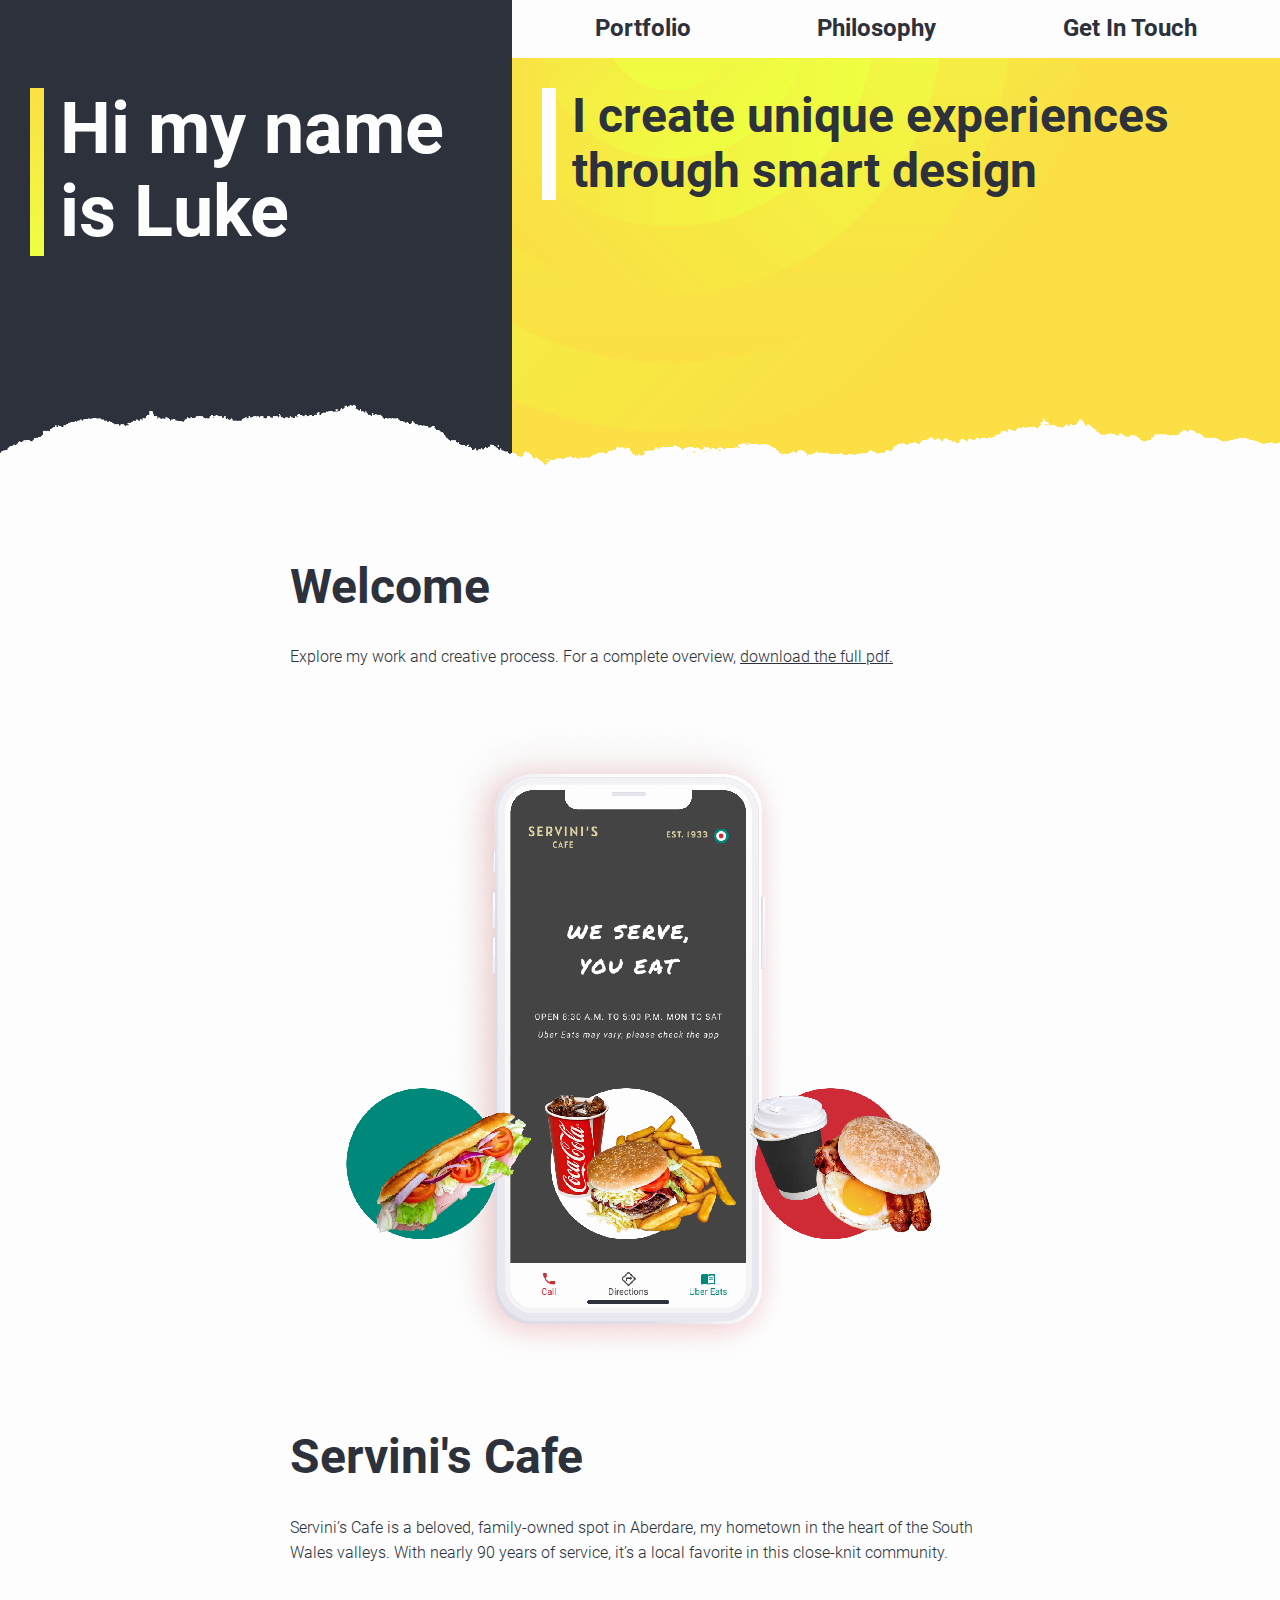
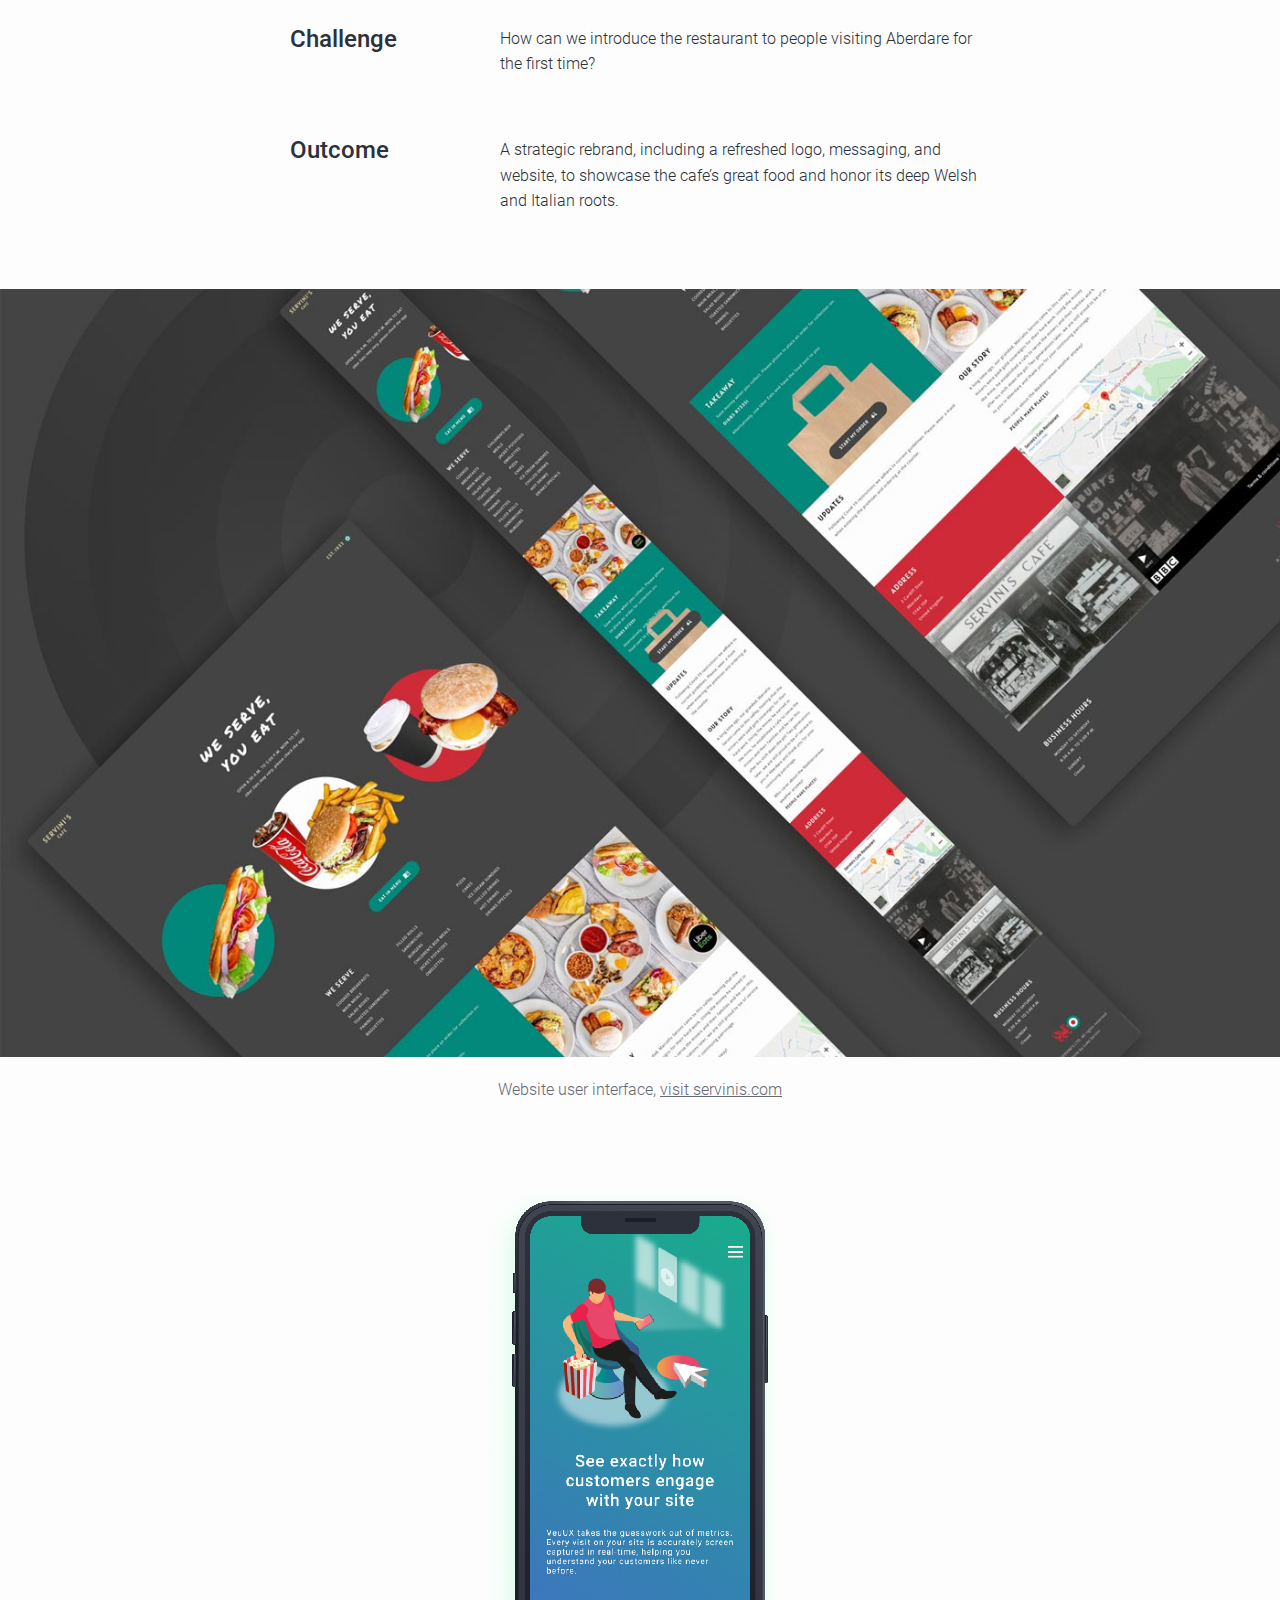
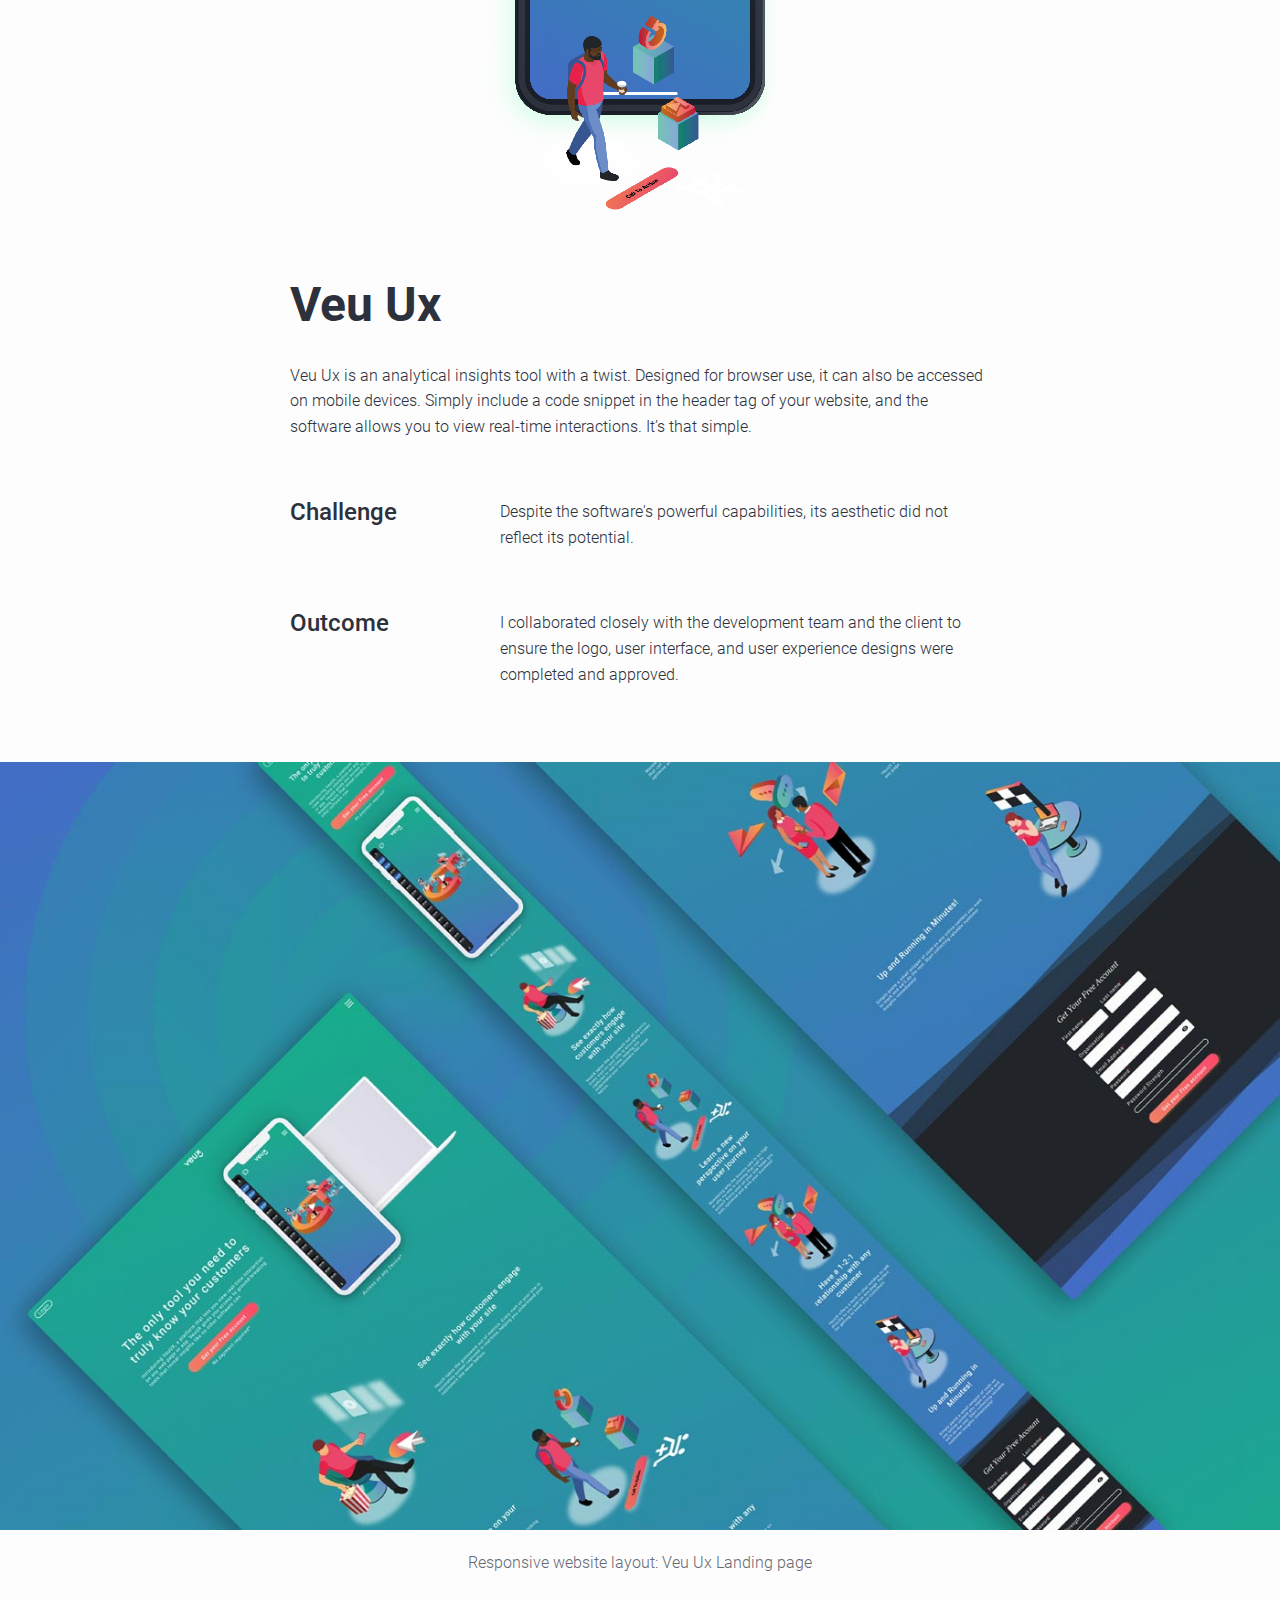
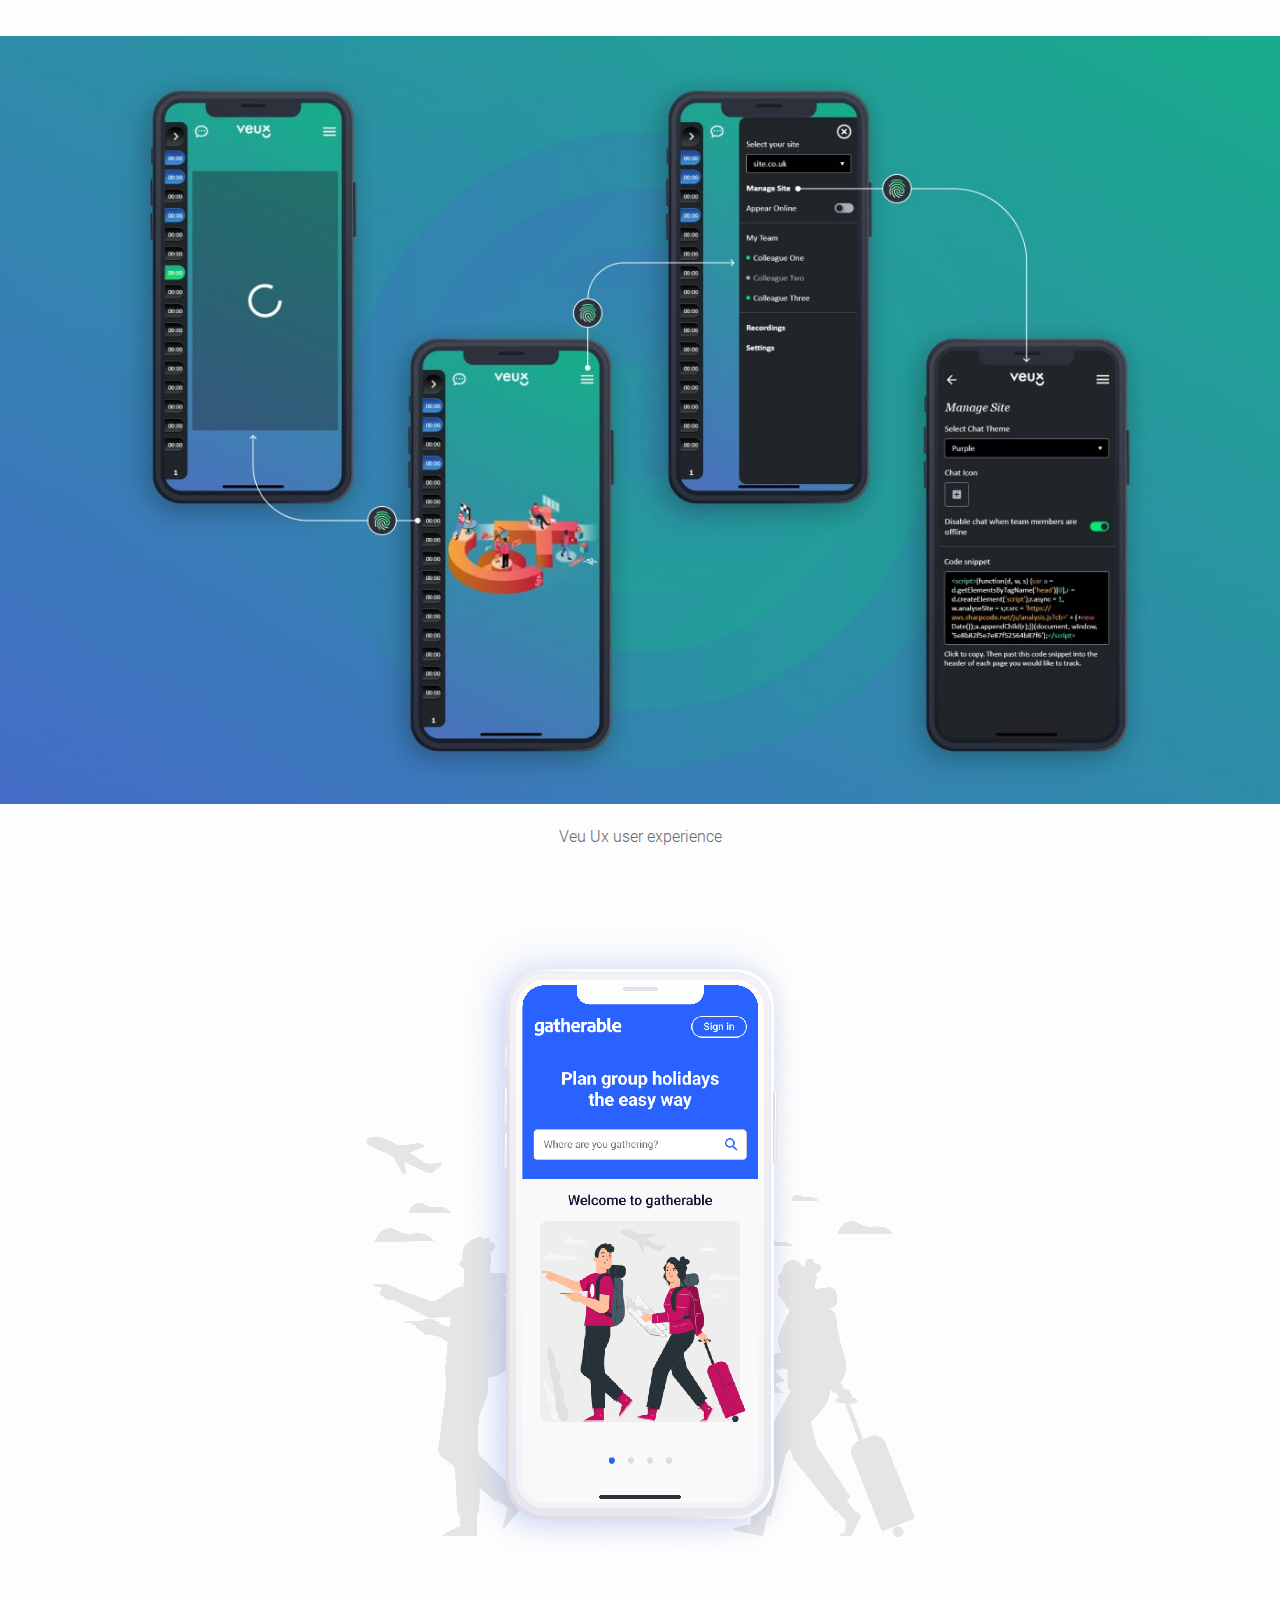
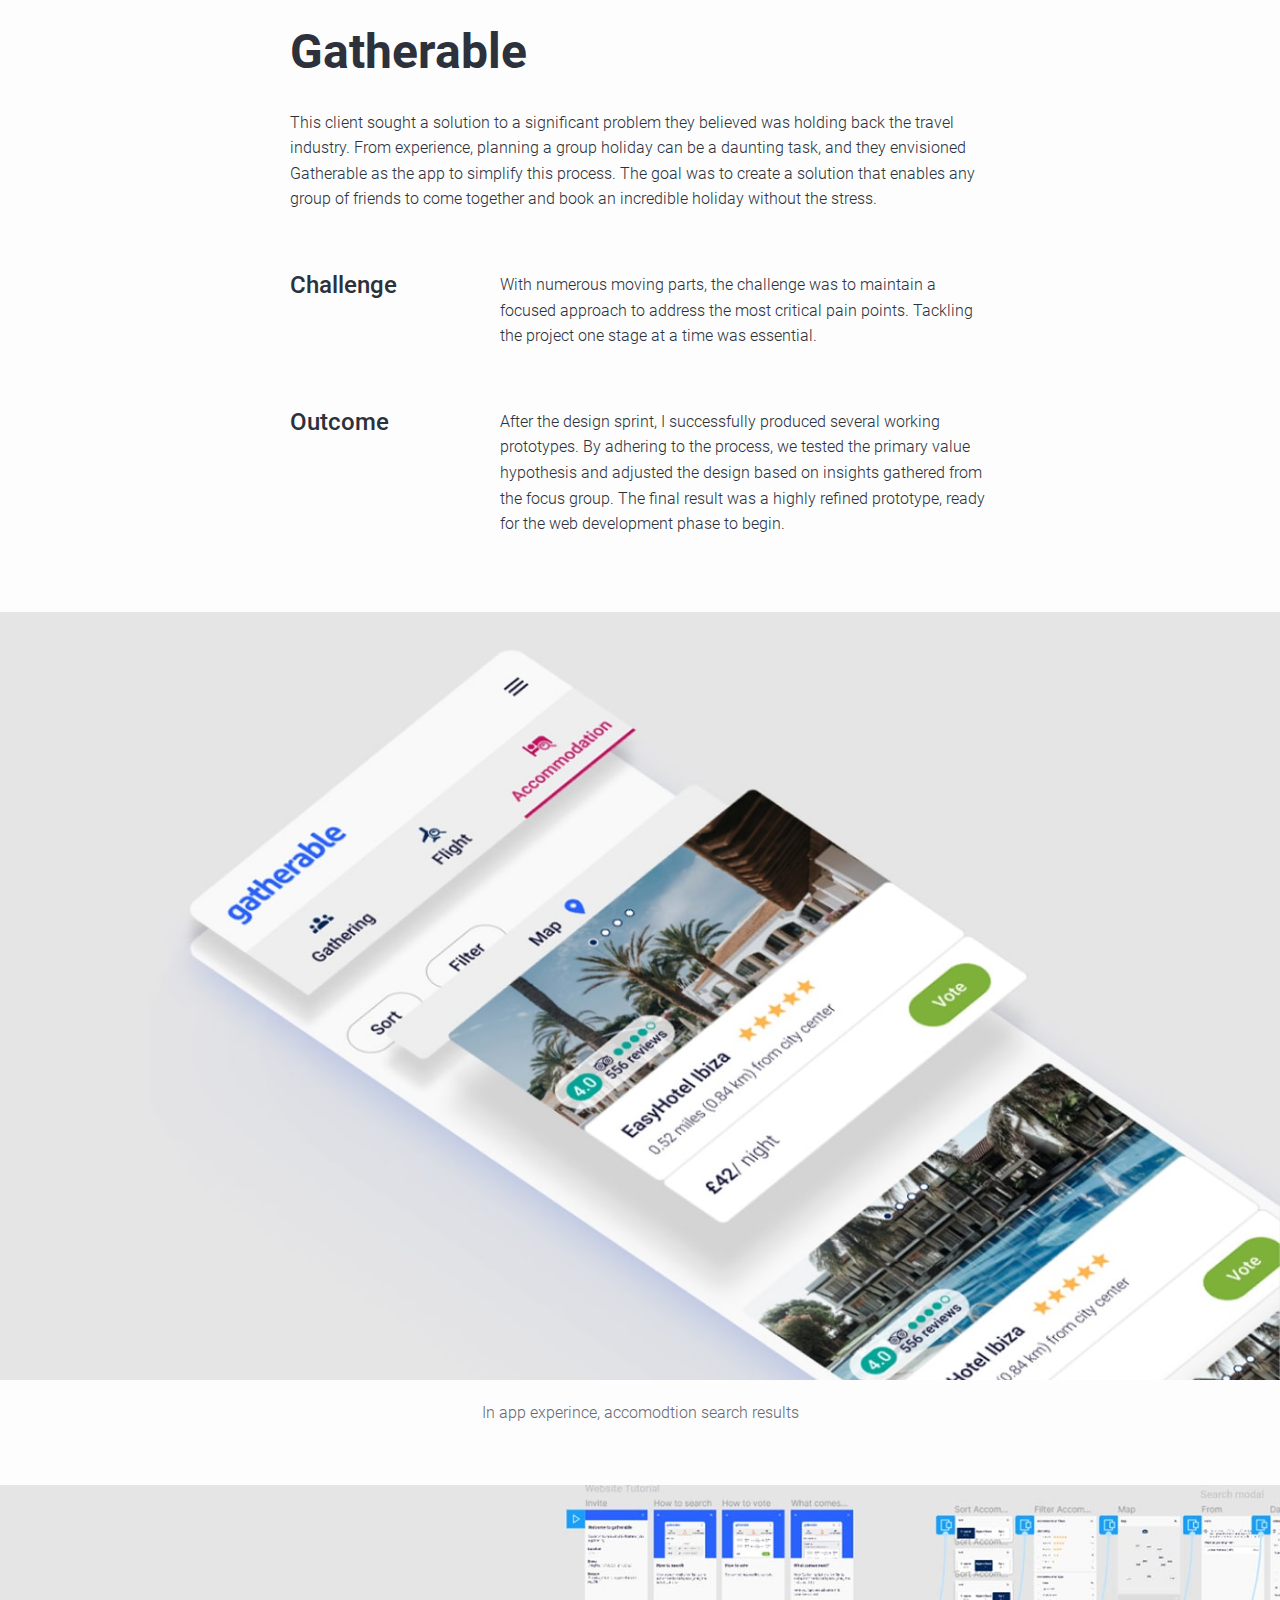
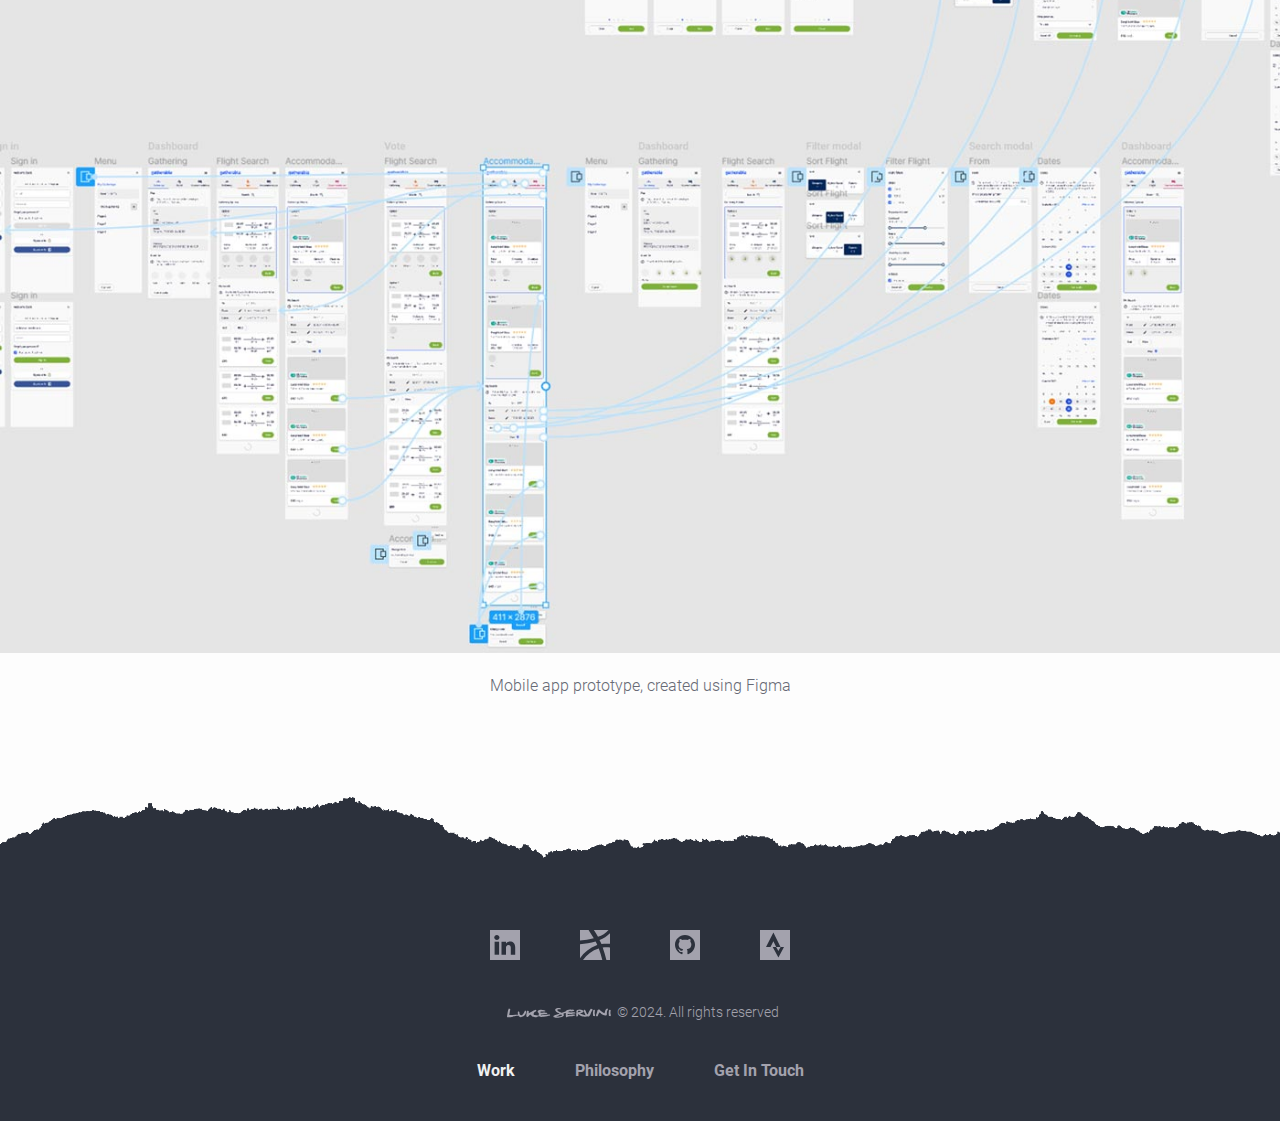
<file: index.html>
<!DOCTYPE html>
<html lang="en">
  <head>
    <meta charset="utf-8" />
    <meta name="viewport" content="width=device-width, initial-scale=1" />
    <title>Luke Servini Innovation Design & Technology Portfolio</title>
    <meta
      name="title"
      content="Luke Servini Innovation Design & Technology Portfolio"
    />
    <meta
      name="description"
      content="Portfolio owner Luke Servini, User Interface/ User Experience Designer and Product Design Graduate. This website is home to my original ideas, artifacts, artwork, 2D and 3D designs. Published 2020"
    />
    <link
      rel="shortcut icon"
      type="image/png"
      href="/assets/lservini-logo.png"
    />
    <!-- styles -->
    <link rel="stylesheet" type="text/css" href="css/normalize.css" />
    <link rel="stylesheet" type="text/css" href="css/local.reset.css" />
    <link rel="stylesheet" type="text/css" href="css/styles.css" />
    <!-- scripts -->
    <!-- Chrome -->
    <meta name="theme-color" content="#FDFDFD" />
    <!-- Apple icon -->
    <!-- <link rel="apple-touch-icon" href="/assets/apple-icon.png" /> -->

    <!-- Global site tag (gtag.js) - Google Analytics -->
    <script
      async
      src="https://www.googletagmanager.com/gtag/js?id=G-SZWVKVC0P8"
    ></script>
    <script>
      window.dataLayer = window.dataLayer || [];
      function gtag() {
        dataLayer.push(arguments);
      }
      gtag("js", new Date());

      gtag("config", "G-SZWVKVC0P8");
    </script>
  </head>

  <body>
    <header class="hero-bg">
      <svg
        class="box"
        width="100%"
        height="58"
        fill="none"
        xmlns="http://www.w3.org/2000/svg"
      >
        <rect width="100%" height="58" fill="#FDFDFD" />
      </svg>
      <div class="site-header">
        <!-- Mobile-Nav -->

        <div id="myNav" class="overlay">
          <button
            aria-label="Close menu"
            href="javascript:void(0)"
            class="closebtn"
            onclick="closeNav()"
          >
            <svg
              width="25"
              height="25"
              viewBox="0 0 25 25"
              fill="none"
              xmlns="http://www.w3.org/2000/svg"
            >
              <rect
                x="21.2129"
                y="24.0415"
                width="30"
                height="4"
                transform="rotate(-135 21.2129 24.0415)"
                fill="#2C313C"
              />
              <rect
                x="0.707031"
                y="21.9199"
                width="30"
                height="2"
                transform="rotate(-45 0.707031 21.9199)"
                fill="#2C313C"
              />
            </svg>
          </button>
          <div class="overlay-content">
            <!-- <a href="/#content">Hire Me</a> -->
            <a class="active" href="/#content">Portfolio</a>
            <a href="/philosophy/#content">Philosophy</a>
            <!-- <a href="/story#content">Story</a> -->
            <a href="/contact#content">Get In Touch</a>
          </div>
        </div>

        <span onclick="openNav()">
          <button class="myNav2" aria-label="Menu">
            <svg
              class="fa fa-bars"
              width="30"
              height="26"
              viewBox="0 0 30 26"
              fill="none"
              xmlns="http://www.w3.org/2000/svg"
            >
              <rect x="3" y="3" width="24" height="4.8" fill="#FDFDFD" />
              <rect x="3" y="12.6001" width="24" height="3.2" fill="#FDFDFD" />
              <rect x="3" y="22.2002" width="24" height="1.6" fill="#FDFDFD" />
            </svg></button
        ></span>

        <!-- Mobile-Nav-End -->

        <div class="mob-title">
          <h4>Portfolio</h4>
        </div>

        <div class="hero-text-left hero-left">
          <div id="title-w" class="title-box">
            <svg
              id="h1-a"
              class="svg-hero-left"
              width="14"
              height="168"
              fill="none"
              xmlns="http://www.w3.org/2000/svg"
            >
              <rect width="14" height="222" fill="url(#paint_linear)" />
              <defs>
                <linearGradient
                  id="paint_linear"
                  x1="10"
                  y1="0"
                  x2="10"
                  y2="168"
                  gradientUnits="userSpaceOnUse"
                >
                  <stop stop-color="#FBDF44" />
                  <stop offset="1" stop-color="#EEFF41" />
                </linearGradient>
              </defs>
            </svg>
            <h2>Hi my name is Luke</h2>
          </div>
        </div>

        <div class="hero-right">
          <nav class="nav-dektop">
            <!-- <a class="nav-style" href="/#content">Hire Me</a> -->
            <a class="nav-style" href="/#content">Portfolio</a>
            <a class="nav-style" href="/philosophy#content">Philosophy</a>
            <!-- <a class="nav-style" href="/story#content">Story</a> -->
            <a class="nav-style" href="/contact#content">Get In Touch</a>
          </nav>

          <div class="hero-text-right title-box">
            <svg
              id="h2-a"
              class="svg-hero-left"
              width="14"
              height="112"
              fill="none"
              xmlns="http://www.w3.org/2000/svg"
            >
              <rect width="14" height="168" fill="#FDFDFD" />
            </svg>

            <h3>I create unique experiences through smart design</h3>
          </div>
        </div>
      </div>
    </header>

    <div id="content" class="paper-btm">
      <img
        class="paper-vw"
        width="2400"
        height="180"
        src="/assets/paper2.png"
        alt="Torn paper page effect"
      />
    </div>

    <section class="dark-text text-block2">
      <h3 class="h2-body">Welcome</h3>
      <p>
        Explore my work and creative process. For a complete overview,
        <a
          target="_blank"
          class="link-style"
          href="/assets/design-portfolio-2024.pdf"
          >download the full pdf.</a
        >
      </p>
    </section>

    <section class="mob-container">
      <div class="img-container">
        <img
          id="center"
          width="640"
          height="640"
          src="/assets/servinis-cafe-web-mobile-ui-design-work-example.png"
          alt="Example mobile Ui design for cafe client"
        />
      </div>

      <div class="dark-text text-block">
        <div>
          <h3 class="h2-body">Servini's Cafe</h3>
        </div>

        <p>
          Servini’s Cafe is a beloved, family-owned spot in Aberdare, my
          hometown in the heart of the South Wales valleys. With nearly 90 years
          of service, it’s a local favorite in this close-knit community.
        </p>

        <div class="h3-body text-split">
          <h4 class="split-item">Challenge</h4>

          <p class="split-item2">
            How can we introduce the restaurant to people visiting Aberdare for
            the first time?
          </p>
        </div>

        <div class="h3-body text-split">
          <h4 class="split-item">Outcome</h4>

          <p class="split-item2">
            A strategic rebrand, including a refreshed logo, messaging, and
            website, to showcase the cafe’s great food and honor its deep Welsh
            and Italian roots.
          </p>
        </div>
      </div>
    </section>

    <section class="work-img-space">
      <img
        width="1400"
        height="840"
        src="/assets/servinis-cafe-web-ui-design-work-example.jpg"
        alt="Example Ui design work for Cafe client"
      />
      <p class="img-des light-text">
        Website user interface,
        <a
          rel="noopener"
          target="_blank"
          class="link-style"
          href="https://www.servinis.com/"
          >visit servinis.com</a
        >
      </p>
    </section>

    <section class="mob-container">
      <div class="img-container">
        <img
          id="center"
          width="640"
          height="640"
          src="/assets/veu-ux-web-mobile-ui-design-work-example.png"
          alt="Example mobile Ui design work for Veu Ux client"
        />
      </div>

      <div class="dark-text text-block">
        <div>
          <h3 class="h2-body">Veu Ux</h3>
        </div>

        <p>
          Veu Ux is an analytical insights tool with a twist. Designed for
          browser use, it can also be accessed on mobile devices. Simply include
          a code snippet in the header tag of your website, and the software
          allows you to view real-time interactions. It’s that simple.
        </p>

        <div class="h3-body text-split">
          <h4 class="split-item">Challenge</h4>

          <p class="split-item2">
            Despite the software's powerful capabilities, its aesthetic did not
            reflect its potential.
          </p>
        </div>

        <div class="h3-body text-split">
          <h4 class="split-item">Outcome</h4>

          <p class="split-item2">
            I collaborated closely with the development team and the client to
            ensure the logo, user interface, and user experience designs were
            completed and approved.
          </p>
        </div>
      </div>
    </section>

    <section class="img-space">
      <img
        width="1400"
        height="840"
        src="/assets/veu-ux-web-ui-design-work-example.jpg"
        alt="Example ui design work for veuux client"
      />
      <p class="img-des light-text">
        Responsive website layout: Veu Ux Landing page
      </p>
    </section>

    <section class="work-img-space">
      <img
        width="1400"
        height="840"
        src="/assets/veu-ux-mobile-ui-design-work-example.jpg"
        alt="Example mobile ux design work for veuux client"
      />
      <p class="img-des light-text">Veu Ux user experience</p>
    </section>

    <section class="mob-container">
      <div class="img-container">
        <img
          id="center"
          width="640"
          height="640"
          src="/assets/gatherable-web-mobile-ui-design-work-example.png"
          alt="Example mobile ui design work for Veu Ux client"
        />
      </div>

      <div class="dark-text text-block">
        <div>
          <h3 class="h2-body">Gatherable</h3>
        </div>

        <p>
          This client sought a solution to a significant problem they believed
          was holding back the travel industry. From experience, planning a
          group holiday can be a daunting task, and they envisioned Gatherable
          as the app to simplify this process. The goal was to create a solution
          that enables any group of friends to come together and book an
          incredible holiday without the stress.
        </p>

        <div class="h3-body text-split">
          <h4 class="split-item">Challenge</h4>

          <p class="split-item2">
            With numerous moving parts, the challenge was to maintain a focused
            approach to address the most critical pain points. Tackling the
            project one stage at a time was essential.
          </p>
        </div>

        <div class="h3-body text-split">
          <h4 class="split-item">Outcome</h4>
          <p class="split-item2">
            After the design sprint, I successfully produced several working
            prototypes. By adhering to the process, we tested the primary value
            hypothesis and adjusted the design based on insights gathered from
            the focus group. The final result was a highly refined prototype,
            ready for the web development phase to begin.
          </p>
        </div>
      </div>
    </section>

    <section class="img-space">
      <img
        width="1400"
        height="840"
        src="/assets/gatherable-web-ui-prototype-design-work-example2.jpg"
        alt="3d ui design graphic displaying Gatherble app"
      />
      <p class="img-des light-text">
        In app experince, accomodtion search results
      </p>
    </section>

    <section class="work-img-space">
      <img
        width="1400"
        height="840"
        src="/assets/gatherable-web-ui-prototype-design-work-example.jpg"
        alt="Example Ui design work for Gatherble client"
      />
      <p class="img-des light-text">
        Mobile app prototype, created using Figma
      </p>
    </section>

    <div class="paper-top">
      <img
        class="paper-vw"
        width="2400"
        height="180"
        src="/assets/paper-new-btm.png"
        alt="Torn paper page effect"
      />
    </div>

    <footer class="site-footer">
      <div class="social-container">
        <a
          href="https://www.linkedin.com/in/luke-servini"
          target="_blank"
          rel="noopener"
          class="social-icon"
        >
          <button aria-label="LinkedIn social link">
            <svg
              width="30"
              height="30"
              viewBox="0 0 30 30"
              fill="none"
              xmlns="http://www.w3.org/2000/svg"
            >
              <g id="linkedin">
                <path
                  id="linkedin_background"
                  d="M30 0H0V30H30V0Z"
                  fill="#A3A2AD"
                />
                <g id="linkedin_group" fill="#2C313C">
                  <path
                    id="linkedin_i"
                    d="M9.10001 11.7H4.60001V24.7H9.10001V11.7Z"
                  />
                  <path
                    id="linkedin_dot"
                    d="M6.9 10C5.5 10 4.3 8.9 4.3 7.5C4.3 6.1 5.4 5 6.8 4.9C8.2 4.9 9.4 6 9.4 7.4C9.4 8.8 8.3 9.9 6.9 10Z"
                  />
                  <path
                    id="linkedin_n"
                    d="M25.4 24.7H20.8V17.8C20.8 16.1 20.1 14.9 18.5 14.9C17.5 14.9 16.6 15.5 16.2 16.5C16.1 16.8 16 17.2 16 17.5V24.7H11.5V11.7H16V13.6C16.9 12.2 18.4 11.4 20 11.4C23 11.4 25.2 13.3 25.2 17.3V24.7H25.4V24.7Z"
                  />
                </g>
              </g>
            </svg>
          </button>
        </a>

        <a
          href="https://dribbble.com/servini_design"
          target="_blank"
          rel="noopener"
          class="social-icon"
        >
          <button aria-label="Dribbble social link">
            <svg
              width="30"
              height="30"
              viewBox="0 0 30 30"
              fill="none"
              xmlns="http://www.w3.org/2000/svg"
            >
              <g id="dribbble">
                <path
                  id="dribbble_background"
                  d="M30 0H0V30H30V0Z"
                  fill="#A3A2AD"
                />
                <path
                  id="dribbble_ball"
                  d="M18.8 18.6H18.6C12.2934 20.5821 6.79844 24.6746 2.99279 30H0V28.2129C4.00462 22.2634 9.9018 17.8472 16.6 15.3C16.8 15.3 17.1 15.1 17.3 15.1C16.8 13.9 16.3 12.8 15.6 11.6C10.463 13.0269 5.27512 13.9448 0 14.3537V10.5815C4.64902 10.2393 9.24902 9.49026 13.8 8.3C12.122 5.54815 10.399 2.75124 8.5705 0H13.8313C15.2679 2.22784 16.6626 4.49961 18 6.8C22.0752 5.62271 25.6472 3.13324 28.5 0H30V3.14884C27.0563 6.14539 23.4949 8.47005 19.5 10L21 13C21.2 13.2 21.2 13.7 21.5 14C24.3741 13.7126 27.1821 13.6565 30 13.8506V17.4093C27.588 17.1929 25.144 17.2284 22.7 17.5C24.1865 21.6291 25.4002 25.7582 26.3974 30H22.2986C21.3835 26.1205 20.2173 22.2849 18.8 18.6Z"
                  fill="#2C313C"
                />
              </g>
            </svg>
          </button>
        </a>

        <a
          href="https://github.com/servini123"
          target="_blank"
          rel="noopener"
          class="social-icon"
        >
          <button aria-label="Github social link">
            <svg
              width="30"
              height="30"
              viewBox="0 0 30 30"
              fill="none"
              xmlns="http://www.w3.org/2000/svg"
            >
              <g id="git">
                <path id="git-background" d="M30 0H0V30H30V0Z" fill="#A3A2AD" />
                <path
                  id="git-icon"
                  d="M15 5C9.475 5 5 9.4 5 14.8267C5 19.1692 7.865 22.8517 11.8375 24.15C12.3375 24.2425 12.5208 23.9383 12.5208 23.6775C12.5208 23.4442 12.5125 22.8258 12.5083 22.0067C9.72667 22.5992 9.14 20.6883 9.14 20.6883C8.685 19.5542 8.0275 19.2508 8.0275 19.2508C7.12167 18.6417 8.0975 18.6542 8.0975 18.6542C9.10167 18.7225 9.62917 19.6667 9.62917 19.6667C10.5208 21.1692 11.97 20.735 12.5417 20.4842C12.6317 19.8483 12.8892 19.4158 13.175 19.17C10.9542 18.9242 8.62 18.0792 8.62 14.3142C8.62 13.2417 9.0075 12.365 9.64917 11.6775C9.53667 11.4292 9.19917 10.43 9.73667 9.07667C9.73667 9.07667 10.5742 8.81333 12.4867 10.0842C13.2867 9.86583 14.1367 9.7575 14.9867 9.7525C15.8367 9.7575 16.6867 9.86583 17.4867 10.0842C19.3867 8.81333 20.2242 9.07667 20.2242 9.07667C20.7617 10.43 20.4242 11.4292 20.3242 11.6775C20.9617 12.365 21.3492 13.2417 21.3492 14.3142C21.3492 18.0892 19.0117 18.92 16.7867 19.1617C17.1367 19.4567 17.4617 20.0592 17.4617 20.98C17.4617 22.295 17.4492 23.3517 17.4492 23.6708C17.4492 23.9283 17.6242 24.2358 18.1367 24.1375C22.1375 22.8475 25 19.1625 25 14.8267C25 9.4 20.5225 5 15 5V5Z"
                  fill="#2C313C"
                />
              </g>
            </svg>
          </button>
        </a>

        <a
          href="https://www.strava.com/athletes/39133095"
          target="_blank"
          rel="noopener"
          class="social-icon"
        >
          <button aria-label="Strava social link">
            <svg
              width="30"
              height="30"
              viewBox="0 0 30 30"
              fill="none"
              xmlns="http://www.w3.org/2000/svg"
            >
              <g id="strava">
                <path
                  id="strava_background"
                  d="M30 0H0V30H30V0Z"
                  fill="#A3A2AD"
                />
                <path
                  id="strava_bottom"
                  fill-rule="evenodd"
                  clip-rule="evenodd"
                  d="M12.7 17.1L18.4 27.4L24 17.1H20.6L18.4 21L16.1 17.1H12.7Z"
                  fill="#2C313C"
                />
                <path
                  id="strava_top"
                  fill-rule="evenodd"
                  clip-rule="evenodd"
                  d="M13.4 2.6L20.5 17.1H6L13.4 2.6ZM13.4 11.3L16.2 17.1H10.5L13.4 11.3Z"
                  fill="#2C313C"
                />
              </g>
            </svg>
          </button>
        </a>
      </div>

      <div class="copy-txt light-text2">
        <svg
          width="116"
          height="18"
          viewBox="0 0 116 18"
          fill="none"
          xmlns="http://www.w3.org/2000/svg"
        >
          <g clip-path="url(#clip0)">
            <path
              d="M58.441 9.66925C58.3623 9.51177 58.2836 9.35429 58.1261 9.27555C57.9686 9.11807 57.8111 9.03933 57.5749 8.96059C56.63 8.56688 55.7639 8.0157 54.9765 7.38578C54.5828 7.07082 54.2678 6.59838 54.1891 6.0472C54.1891 5.81098 54.2678 5.57476 54.3466 5.33854C54.4253 5.10232 54.6615 4.94484 54.819 4.8661C55.7639 4.31492 56.7088 3.84247 57.8111 3.92121C58.4411 3.99995 59.071 4.0787 59.7009 4.39366C59.9371 4.55114 60.0946 4.94484 59.9371 5.18106C59.8584 5.2598 59.7009 5.2598 59.6222 5.2598C58.8348 5.2598 58.1261 5.2598 57.3387 5.2598C56.8662 5.2598 56.4725 5.57476 56.1576 6.0472C56.3938 6.36216 56.7088 6.59838 57.0237 6.91334C57.1812 7.14956 57.3387 7.30704 57.5749 7.38578C58.0474 7.46452 58.441 7.77948 58.9135 8.0157C59.2285 8.17318 59.5434 8.33066 59.9371 8.48814C60.0159 8.56688 60.1733 8.56688 60.2521 8.64562C60.3308 8.88184 60.567 8.8031 60.882 8.72436C61.8269 8.4094 62.8505 8.09444 63.7954 7.77948C64.3466 7.54326 64.819 7.2283 65.2127 6.67712C65.5277 6.28342 65.9214 5.96846 66.3938 5.88972C67.4174 5.6535 68.3623 5.41728 69.3859 5.49602C69.7796 5.57476 70.0946 5.6535 70.4883 5.6535C70.8033 5.6535 71.1182 5.6535 71.4332 5.6535C72.1418 5.49602 72.693 5.81098 73.1655 6.28342C73.3229 6.4409 73.3229 6.75586 73.008 6.8346C72.5355 6.99208 72.1418 7.14956 71.6694 7.2283C71.2757 7.30704 70.8033 7.38578 70.4096 7.38578C70.0946 7.38578 69.7009 7.30704 69.3859 7.2283C69.071 7.14956 68.756 7.14956 68.5198 7.30704C68.3623 7.38578 68.0473 7.38578 67.8899 7.38578C67.4962 7.38578 67.1812 7.85822 67.3387 8.25192C67.3387 8.33066 67.4962 8.33066 67.5749 8.33066C68.3623 8.33066 69.1497 8.4094 70.0159 8.4094C70.6458 8.4094 71.197 8.33066 71.7481 8.25192C72.0631 8.25192 72.2993 8.25192 72.6143 8.33066C73.008 8.33066 73.4804 8.4094 73.8741 8.4094C74.2678 8.48814 74.5828 8.88184 74.4253 9.27555C74.3466 9.43303 74.1891 9.59051 74.0316 9.59051C73.2442 9.66925 72.5355 9.74799 71.7481 9.82673C71.4332 9.82673 71.197 9.90547 70.882 9.98421C70.8033 9.98421 70.7245 10.0629 70.6458 9.98421C70.1733 9.90547 69.7009 10.0629 69.3072 10.0629C68.5985 10.0629 67.9686 10.0629 67.2599 9.98421C66.8662 9.98421 66.63 10.0629 66.5513 10.2992C66.4725 10.5354 66.7088 10.8503 67.0237 10.9291C67.1025 10.9291 67.2599 10.9291 67.4174 10.9291C67.7324 10.9291 68.0473 10.7716 68.3623 10.8503C68.9135 10.9291 69.4647 10.7716 70.0159 10.6929C71.2757 10.5354 72.6143 10.5354 73.8741 10.8503C74.0316 10.9291 74.1891 11.0078 74.1891 11.1653C74.1891 11.3228 74.1103 11.4015 73.9529 11.4803C73.3229 11.7952 72.7718 11.874 72.0631 11.9527C71.5907 12.0315 71.1182 12.1102 70.6458 12.2677C70.2521 12.4252 69.8584 12.4252 69.4647 12.3464C68.9922 12.2677 68.5985 12.2677 68.2048 12.4252C68.0473 12.5039 67.9686 12.4252 67.8111 12.4252C67.5749 12.4252 67.4174 12.4252 67.2599 12.5826C66.7875 12.8189 66.3151 13.0551 65.7639 13.2126C65.3702 13.2913 65.0552 13.0551 64.9765 12.6614C64.8977 12.3464 64.819 12.0315 64.819 11.7165C64.819 10.9291 64.819 10.1417 64.819 9.43303C64.819 9.19681 64.7403 9.11807 64.5828 9.11807C63.8741 8.96059 63.2442 9.11807 62.693 9.59051C62.5355 9.74799 62.4568 9.98421 62.5355 10.2204C62.6143 10.3779 62.693 10.6141 62.7718 10.7716C62.9292 11.3228 62.7718 11.874 62.2206 12.1889C61.3544 12.6614 60.567 13.2126 59.5434 13.37C58.756 13.5275 57.9686 13.6063 57.1812 13.685C56.7088 13.7637 56.1576 13.8425 55.6851 13.8425C55.3702 13.8425 54.9765 13.8425 54.6615 13.8425C54.1891 13.7637 53.7166 13.6063 53.2442 13.37C52.9292 13.2126 52.693 12.9763 52.4568 12.6614C52.2993 12.4252 52.4568 11.9527 52.7718 11.7952C53.0867 11.6378 53.4017 11.4015 53.7954 11.244C54.0316 11.0866 54.3466 11.0866 54.6615 11.0078C54.819 10.9291 54.9765 10.9291 55.134 10.8503C56.1576 10.4566 57.1812 9.90547 58.441 9.66925ZM55.2127 12.5039C55.3702 12.5039 55.5277 12.5826 55.6851 12.5826C56.8662 12.5826 57.9686 12.4252 59.1497 12.1889C59.6222 12.1102 60.0946 11.9527 60.567 11.7165C60.7245 11.6378 60.882 11.4015 61.0395 11.244C61.0395 11.1653 61.0395 11.0866 61.0395 11.0078C60.8033 10.6929 60.0946 10.4566 59.7009 10.6141C59.4647 10.6929 59.2285 10.8503 58.9922 10.8503C58.5985 10.8503 58.2048 11.0078 57.9686 11.244C57.4174 11.6378 56.8662 11.874 56.2363 11.9527C55.7639 11.9527 55.4489 12.1102 55.2127 12.5039Z"
              fill="#A3A2AD"
            />
            <path
              d="M27.6533 9.27568C28.1258 9.03946 28.5982 8.88198 28.9919 8.56702C29.7793 8.09458 30.488 7.62214 31.3541 7.22844C31.7478 7.07095 32.1415 6.75599 32.5352 6.51977C33.0077 6.20481 33.5588 5.96859 34.1888 5.88985C34.8187 5.81111 35.0549 5.96859 35.2911 6.51977C35.3699 6.67725 35.3699 6.83473 35.4486 6.99221C35.1336 7.1497 34.8974 7.30718 34.6612 7.46466C34.1888 7.70088 33.7163 8.01584 33.3226 8.25206C33.2439 8.25206 33.1651 8.3308 33.1651 8.40954C33.0077 8.80324 32.7714 9.19694 32.614 9.66938C32.4565 10.2993 32.9289 11.008 33.6376 11.0867C34.7399 11.2442 35.8423 11.3229 37.0234 11.4017C37.2596 11.4017 37.4958 11.4017 37.7321 11.4017C37.7321 11.008 37.7321 10.6143 37.7321 10.1418C37.7321 9.82686 37.7321 9.5119 37.7321 9.19694C37.7321 8.96072 37.6533 8.88198 37.4958 8.80324C36.7872 8.48828 36.551 7.9371 36.7084 7.1497C36.7084 7.07095 36.7872 6.91347 36.9447 6.83473C37.6533 6.20481 38.4407 5.88985 39.3856 5.81111C40.6455 5.65363 41.9053 5.88985 43.1651 6.20481C43.5588 6.28355 43.9525 6.59851 44.3462 6.75599C44.5825 6.91347 44.5825 7.22844 44.2675 7.30718C43.8738 7.46466 43.4801 7.5434 43.0864 7.5434C42.299 7.62214 41.5116 7.5434 40.7242 7.62214C40.3305 7.62214 39.8581 7.77962 39.3856 7.85836C39.3856 8.09458 39.3856 8.3308 39.4643 8.48828C39.4643 8.56702 39.6218 8.64576 39.7006 8.64576C40.173 8.7245 40.8029 8.7245 41.5116 8.64576C42.5352 8.48828 43.4801 8.48828 44.5037 8.64576C44.8187 8.7245 45.1336 8.64576 45.5273 8.64576C45.921 8.64576 46.3147 8.80324 46.3935 9.19694C46.3935 9.27568 46.3935 9.35442 46.3935 9.43316C46.1573 9.74812 45.8423 9.9056 45.4486 9.9056C44.5825 9.98434 43.6376 9.98434 42.7714 10.0631C42.6927 10.0631 42.614 10.0631 42.5352 10.1418C41.9053 10.378 41.1966 10.378 40.5667 10.378C40.0943 10.378 39.858 10.6143 39.7006 11.008C39.9368 11.2442 40.2518 11.2442 40.5667 11.2442C41.3541 11.0867 42.1415 11.008 42.9289 10.8505C43.0077 10.8505 43.0864 10.8505 43.1651 10.8505C44.6612 10.7717 46.236 10.6143 47.7321 10.5355C48.047 10.5355 48.362 10.5355 48.6769 10.5355C48.9132 10.5355 49.0706 10.693 49.1494 10.9292C49.1494 11.1654 49.0707 11.3229 48.8344 11.4017C48.4407 11.4804 48.047 11.6379 47.6533 11.7166C47.1021 11.8741 46.6297 12.1103 46.0785 12.1891C44.9762 12.3465 43.9525 12.504 42.8502 12.6615C42.1415 12.7402 41.3541 12.819 40.6455 12.8977C39.9368 12.9765 39.3069 12.9765 38.6769 12.504C38.5195 12.4253 38.362 12.3465 38.1258 12.2678C38.047 12.2678 37.9683 12.2678 37.8895 12.2678C37.2596 12.504 36.6297 12.7402 35.9998 12.9765C35.0549 13.2914 34.11 13.1339 33.2439 12.8977C32.8502 12.819 32.3777 12.7402 31.984 12.6615C31.5116 12.5828 31.1966 12.3465 30.8817 12.0316C30.488 11.6379 30.173 11.1654 29.858 10.7717C29.7006 10.6143 29.6218 10.6143 29.4643 10.693C29.1494 10.693 28.8344 10.8505 28.5195 11.0867C28.4407 11.1654 28.362 11.2442 28.362 11.3229C28.2045 11.7166 27.8895 11.9528 27.5746 12.2678C27.3384 12.4253 27.1809 12.5828 26.9447 12.7402C26.6297 12.9765 26.3147 13.1339 25.9998 12.9765C25.6061 12.819 25.3699 12.4253 25.3699 12.0316C25.2911 11.0867 25.3699 10.2206 25.6061 9.27568C25.7636 8.80324 25.7636 8.3308 25.8423 7.85836C25.921 7.5434 25.9998 7.30718 26.0785 6.99221C26.0785 6.91347 26.1573 6.83473 26.236 6.83473C26.6297 6.75599 27.0234 6.75599 27.4171 6.91347C27.8108 7.07095 27.8895 7.38592 27.8108 7.77962C27.8108 8.25206 27.7321 8.7245 27.6533 9.27568C27.6533 9.19694 27.6533 9.19694 27.6533 9.27568Z"
              fill="#A3A2AD"
            />
            <path
              d="M77.1024 10.1418C77.1024 10.6142 77.1024 11.0079 77.1024 11.4804C77.1024 11.8741 76.9449 12.189 76.63 12.3465C76.4725 12.4253 76.315 12.504 76.1575 12.5827C75.8426 12.7402 75.5276 12.6615 75.4489 12.2678C75.2914 11.5591 75.1339 10.9292 75.2126 10.2205C75.2126 10.1418 75.2126 10.0631 75.2126 9.98432C75.1339 9.59062 75.2126 9.27566 75.4489 8.9607C75.6063 8.72448 75.6063 8.48826 75.3701 8.25204C75.2914 8.1733 75.2914 7.93708 75.2914 7.7796C75.3701 7.46464 75.5276 7.07094 75.4489 6.75598C75.4489 6.51975 76 5.96857 76.1575 5.88983C76.9449 5.81109 77.8111 5.65361 78.5985 5.57487C79.4646 5.49613 80.3307 5.81109 81.1181 6.04731C81.1969 6.04731 81.3544 6.12605 81.4331 6.12605C82.063 6.28353 82.4567 6.67724 82.5355 7.30716C82.5355 7.54338 82.6142 7.7796 82.2992 7.93708C81.9843 7.93708 81.8268 8.25204 81.5906 8.40952C81.1969 8.64574 80.8032 8.88196 80.4095 9.03944C80.252 9.11818 80.0945 9.11818 79.937 9.03944C79.4646 8.9607 79.4646 8.9607 79.1496 9.3544C80.8032 10.4568 82.6142 11.2442 84.5827 11.2442C84.0315 9.98432 83.4803 8.72448 82.9292 7.3859C82.7717 6.9922 82.6142 6.59849 82.7717 6.20479C82.7717 6.12605 82.8504 6.04731 82.8504 6.04731C83.1654 5.81109 83.6378 5.81109 83.9528 5.96857C84.3465 6.20479 84.6614 6.51975 84.7402 7.07094C84.8189 7.3859 84.9764 7.70086 85.0552 8.01582C85.2914 8.48826 85.4488 9.03944 85.6851 9.51188C85.8425 9.7481 86 9.98432 86.2363 10.2205C86.4725 10.4568 86.7874 10.378 86.9449 10.0631C87.0237 9.98432 87.0237 9.82684 87.1024 9.7481C87.2599 8.80322 87.7323 8.01582 88.2048 7.22842C88.6772 6.51975 89.1496 5.73235 89.6221 5.02369C89.7008 4.86621 89.7796 4.86621 90.0158 4.86621C90.4095 4.94495 90.8819 5.10243 91.2756 5.18117C91.5118 5.25991 91.6693 5.49613 91.5906 5.73235C91.5906 5.81109 91.5118 5.88983 91.5118 5.96857C90.6457 7.22842 89.937 8.64574 89.4646 10.1418C89.3071 10.6142 88.9922 11.0867 88.7559 11.5591C88.6772 11.7166 88.5197 11.8741 88.441 11.9528C87.9685 12.504 87.4174 12.819 86.7087 12.4253C86.5512 12.3465 86.3937 12.3465 86.2363 12.4253C85.9213 12.5827 85.5276 12.6615 85.1339 12.504C85.0551 12.504 84.9764 12.504 84.8977 12.504C84.504 12.819 84.1103 12.7402 83.6378 12.7402C83.0866 12.6615 82.5355 12.5827 81.9843 12.5827C81.0394 12.504 80.3307 12.0316 79.5433 11.6379C78.8347 11.2442 78.126 10.7717 77.4174 10.2993C77.3386 10.2993 77.1811 10.2205 77.1024 10.1418ZM76.7087 8.40952C77.5748 8.1733 78.441 8.01582 79.3071 7.7796C79.4646 7.7796 79.6221 7.62212 79.7796 7.54338C79.8583 7.46464 79.8583 7.3859 79.8583 7.30716C79.8583 7.22842 79.7008 7.22842 79.7008 7.14968C79.1496 7.07094 78.5985 6.91346 78.126 6.83472C77.8111 6.75598 77.4961 6.83472 77.3386 7.07094C76.9449 7.54338 76.8662 7.93708 76.7087 8.40952Z"
              fill="#A3A2AD"
            />
            <path
              d="M7.9685 4.47241C8.3622 4.70863 8.83465 4.94485 9.22835 5.25981C9.30709 5.33855 9.30709 5.49603 9.30709 5.57477C9.14961 6.44092 8.91339 7.3858 8.75591 8.33068C8.59843 9.19682 8.44094 10.063 8.28346 11.0078C8.59843 11.0866 8.91339 11.1653 9.22835 11.0866C10.9606 10.9291 12.6929 10.7716 14.4252 10.6929C15.0551 10.6141 15.7638 10.6929 16.3937 10.6929C16.5512 10.6929 16.7874 10.6929 16.9449 10.6929C16.8661 10.063 16.8661 9.43304 16.7874 8.88186C16.7874 8.64564 16.7874 8.48816 16.7874 8.25194C16.7874 7.93698 16.9449 7.70076 17.2598 7.54328C17.6535 7.3858 17.9685 7.46454 18.126 7.70076C18.3622 7.93698 18.4409 8.25194 18.4409 8.5669C18.4409 8.9606 18.4409 9.43304 18.5197 9.82674C18.6772 10.6929 19.5433 11.3228 20.4094 11.2441C20.4882 11.2441 20.5669 11.2441 20.5669 11.2441C21.1968 10.9291 21.748 10.5354 22.1417 9.98422C22.2205 9.82674 22.2992 9.66926 22.4567 9.51178C22.8504 9.11808 23.1654 8.64564 23.2441 8.09446C23.2441 8.01572 23.2441 8.01572 23.3228 7.93698C23.4803 7.62202 23.6378 7.30706 23.7953 6.91336C23.9528 6.5984 24.189 6.44092 24.5039 6.67714C24.6614 6.75588 24.8189 6.91336 24.9764 6.9921C25.0551 7.07084 25.1339 7.14958 25.1339 7.22832C25.2913 7.93698 25.2913 8.64564 24.8189 9.27556C24.7402 9.3543 24.7402 9.51178 24.6614 9.59052C24.2677 11.0866 23.3228 12.0315 21.9055 12.5826C21.2756 12.8189 20.6457 13.0551 19.937 13.2913C19.8583 13.2913 19.7008 13.2913 19.622 13.2913C19.2283 13.0551 18.8346 12.8976 18.5197 12.6614C18.0472 12.3464 17.5748 12.0315 17.2598 11.4803C16.8661 11.7165 16.3937 11.7165 15.9213 11.6378C15.7638 11.6378 15.5276 11.7165 15.3701 11.7165C15.0551 11.874 14.7402 12.0315 14.3465 12.1102C14.0315 12.1889 13.7953 12.3464 13.4803 12.3464C12.9291 12.3464 12.378 12.4252 11.8268 12.6614C11.1181 12.9763 10.3307 13.1338 9.54331 13.1338C8.67717 13.1338 7.88976 13.2126 7.02362 13.2126C6.7874 13.2126 6.55118 13.2126 6.31496 13.1338C6.15748 13.2126 6 12.9763 6 12.6614C6.07874 11.874 6.07874 11.1653 6.31496 10.3779C6.47244 9.98422 6.47244 9.51178 6.55118 8.9606C6.70866 7.62202 7.02362 6.36218 7.5748 5.10233C7.5748 5.02359 7.65354 4.94485 7.73228 4.86611C7.81102 4.70863 7.88976 4.55115 7.9685 4.47241Z"
              fill="#A3A2AD"
            />
            <path
              d="M103.48 9.19677C103.795 8.80307 103.795 8.25188 103.953 7.77944C104.032 7.46448 104.11 7.14952 104.189 6.75582C104.425 5.81094 104.976 5.18102 105.764 4.70858C106.079 4.47236 106.394 4.70858 106.63 4.86606C106.866 5.02354 106.945 5.25976 106.866 5.49598C106.787 5.81094 106.63 6.04716 106.473 6.36212C106.079 6.9133 105.921 7.54322 105.921 8.25188C105.921 9.03929 105.843 9.74795 105.843 10.5353C105.843 10.6141 105.843 10.6141 105.843 10.6928C105.685 11.244 104.819 11.7165 104.268 11.559C102.929 11.0865 101.591 10.6141 100.41 9.90543C99.9371 9.59047 99.5434 9.19677 99.0709 8.80307C98.9922 8.72433 98.9134 8.64559 98.8347 8.64559C98.5197 8.40936 98.2835 8.4881 98.126 8.80307C98.0473 8.96055 97.9686 9.11803 97.8898 9.35425C97.4961 10.2204 97.1024 11.1653 96.7875 12.0314C96.7875 12.1102 96.7087 12.1889 96.63 12.1889C96.2363 12.3464 95.7638 12.3464 95.3701 12.1889C95.1339 12.1102 95.0552 11.9527 95.0552 11.7165C95.1339 11.4015 95.1339 11.1653 95.1339 10.8503C95.1339 10.7716 95.1339 10.6928 95.2127 10.6141C95.5276 10.2204 95.4489 9.66921 95.6851 9.19677C95.8426 8.72433 96.0001 8.25188 96.1575 7.77944C96.2363 7.46448 96.2363 7.14952 96.315 6.83456C96.5512 6.04716 97.3386 5.57472 98.126 5.57472C98.3623 5.57472 98.5985 5.7322 98.8347 5.88968C99.1497 6.1259 99.4646 6.44086 99.7008 6.75582C99.9371 7.07078 100.173 7.307 100.567 7.46448C100.646 7.46448 100.724 7.54322 100.803 7.62196C101.276 8.17314 101.827 8.4881 102.457 8.80307C102.772 8.96055 103.165 9.03929 103.48 9.19677Z"
              fill="#A3A2AD"
            />
            <path
              d="M107.654 9.19687C107.732 8.33073 107.89 7.30711 107.969 6.28349C108.047 5.81104 108.283 5.65356 108.835 5.65356C109.386 5.7323 109.701 5.96853 109.701 6.44097C109.701 6.91341 109.543 7.38585 109.465 7.85829C109.307 8.88191 109.465 9.82679 109.78 10.8504C109.937 11.3229 109.937 11.7166 109.543 12.1103C109.465 12.189 109.386 12.189 109.228 12.189C108.835 12.1103 108.441 12.0315 108.126 12.0315C107.969 12.0315 107.89 11.9528 107.89 11.7953C107.811 11.0079 107.732 10.1418 107.654 9.19687Z"
              fill="#A3A2AD"
            />
            <path
              d="M91.9055 9.19687C91.9843 8.40947 92.063 7.54333 92.2205 6.59845C92.2205 6.51971 92.2205 6.44097 92.2205 6.36223C92.2992 5.81104 92.5354 5.65356 93.0866 5.65356C93.6378 5.7323 94.0315 5.96853 93.9528 6.51971C93.9528 6.99215 93.7953 7.46459 93.7166 7.93703C93.5591 8.96065 93.7166 9.98427 94.0315 10.9292C94.189 11.4016 94.1103 11.7953 93.7953 12.1103C93.7166 12.189 93.6378 12.189 93.4803 12.189C93.0866 12.1103 92.6929 12.0315 92.378 12.0315C92.2205 12.0315 92.1417 11.9528 92.1417 11.7953C92.063 11.0079 91.9843 10.1418 91.9055 9.19687Z"
              fill="#A3A2AD"
            />
          </g>
          <defs>
            <clipPath id="clip0">
              <rect
                width="103.937"
                height="10"
                fill="white"
                transform="translate(6 4)"
              />
            </clipPath>
          </defs>
        </svg>
        <div class="txt-pad">© 2024. All rights reserved</div>
      </div>

      <nav class="nav-footer light-text2">
        <!-- <a class="nav-style2" href="/#content">Hire Me</a> -->
        <a class="active nav-style2" href="/#content">Work</a>
        <a class="nav-style2" href="/philosophy#content">Philosophy</a>
        <!-- <a class="nav-style2" href="/story#content">Story</a> -->
        <a class="nav-style2" href="/contact#content">Get In Touch</a>
      </nav>
    </footer>

    <script>
      // NAV JS
      function openNav() {
        document.getElementById("myNav").style.width = "100%";
      }

      function closeNav() {
        document.getElementById("myNav").style.width = "0%";
      }
    </script>
  </body>
</html>
</file>
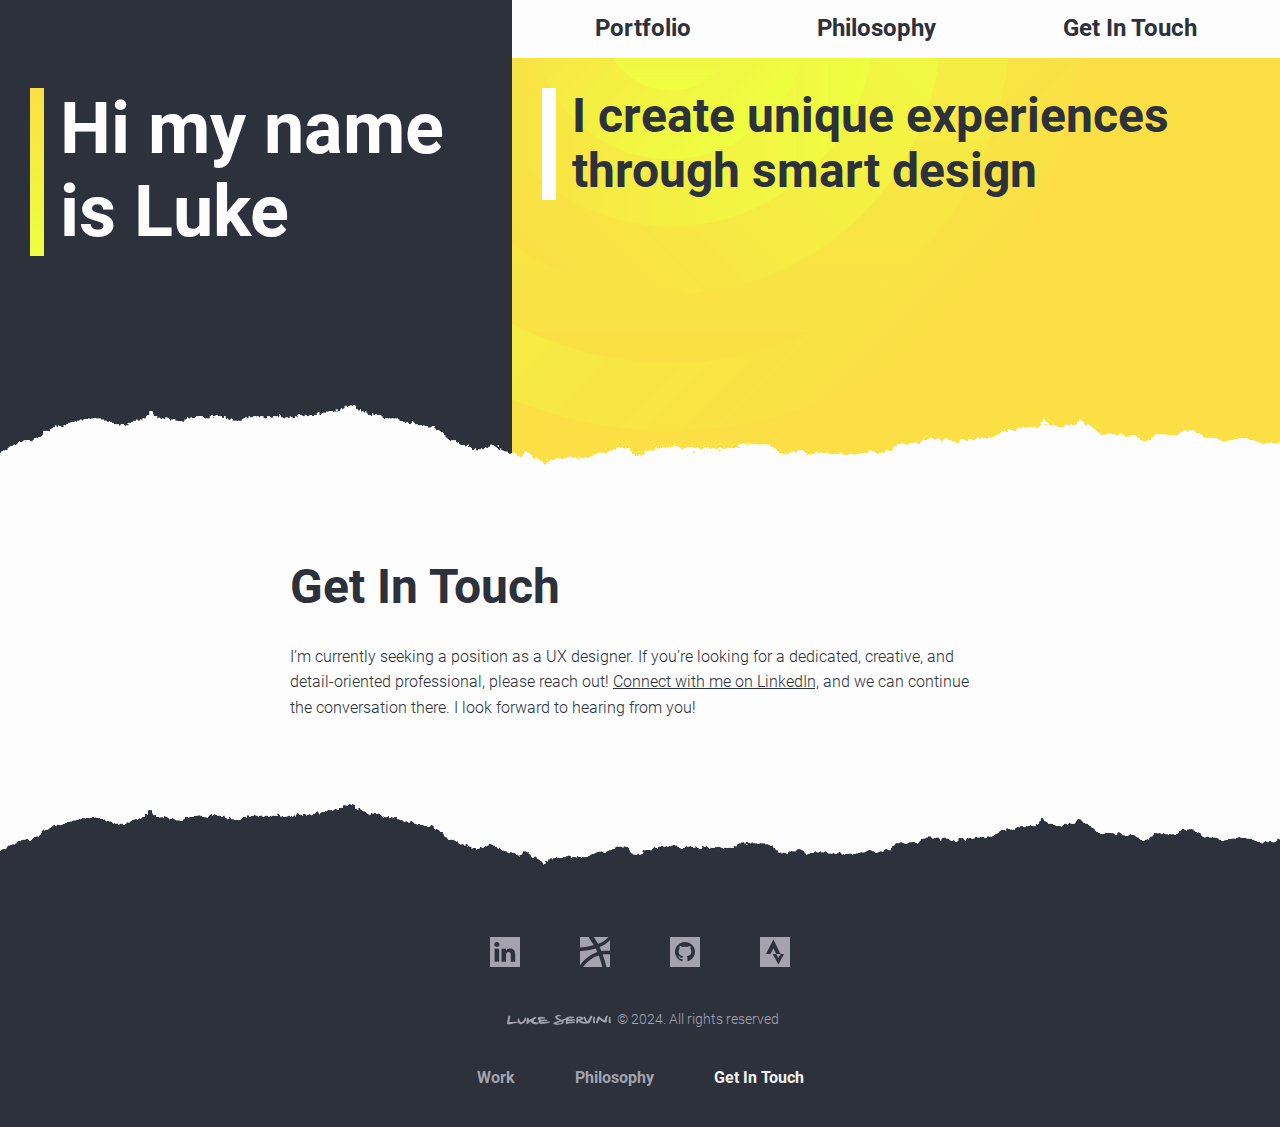
<file: contact.html>
<!DOCTYPE html>
<html lang="en">
  <head>
    <meta charset="utf-8" />
    <meta name="viewport" content="width=device-width, initial-scale=1" />
    <title>Contact</title>
    <meta
      name="title"
      content="Luke Servini Innovation Design & Technology Portfolio"
    />
    <meta
      name="description"
      content="Portfolio owner Luke Servini, User Interface/ User Experience Designer and Product Design Graduate. This website is home to my original ideas, artifacts, artwork, 2D and 3D designs. Published 2020"
    />
    <link
      rel="shortcut icon"
      type="image/png"
      href="/assets/lservini-logo.png"
    />
    <!-- styles -->
    <link rel="stylesheet" type="text/css" href="css/normalize.css" />
    <link rel="stylesheet" type="text/css" href="css/local.reset.css" />
    <link rel="stylesheet" type="text/css" href="css/styles.css" />
    <!-- scripts -->
    <!-- Chrome -->
    <meta name="theme-color" content="#FDFDFD" />
    <!-- Apple icon -->
    <!-- <link rel="apple-touch-icon" href="/assets/apple-icon.png" /> -->
    <!-- Global site tag (gtag.js) - Google Analytics -->
    <script
      async
      src="https://www.googletagmanager.com/gtag/js?id=G-SZWVKVC0P8"
    ></script>
    <script>
      window.dataLayer = window.dataLayer || [];
      function gtag() {
        dataLayer.push(arguments);
      }
      gtag("js", new Date());

      gtag("config", "G-SZWVKVC0P8");
    </script>
  </head>

  <body>
    <header class="hero-bg">
      <svg
        class="box"
        width="100%"
        height="58"
        fill="none"
        xmlns="http://www.w3.org/2000/svg"
      >
        <rect width="100%" height="58" fill="#FDFDFD" />
      </svg>
      <div class="site-header">
        <!-- Mobile-Nav -->

        <div id="myNav" class="overlay">
          <button
            aria-label="Close menu"
            href="javascript:void(0)"
            class="closebtn"
            onclick="closeNav()"
          >
            <svg
              width="25"
              height="25"
              viewBox="0 0 25 25"
              fill="none"
              xmlns="http://www.w3.org/2000/svg"
            >
              <rect
                x="21.2129"
                y="24.0415"
                width="30"
                height="4"
                transform="rotate(-135 21.2129 24.0415)"
                fill="#2C313C"
              />
              <rect
                x="0.707031"
                y="21.9199"
                width="30"
                height="2"
                transform="rotate(-45 0.707031 21.9199)"
                fill="#2C313C"
              />
            </svg>
          </button>
          <div class="overlay-content">
            <!-- <a href="/#content">Hire Me</a> -->
            <a href="/#content">Portfolio</a>
            <a href="/philosophy#content">Philosophy</a>
            <!-- <a href="/story#content">Story</a> -->
            <a class="active" href="/contact#content">Get In Touch</a>
          </div>
        </div>

        <span onclick="openNav()">
          <button class="myNav2" aria-label="Menu">
            <svg
              class="fa fa-bars"
              width="30"
              height="26"
              viewBox="0 0 30 26"
              fill="none"
              xmlns="http://www.w3.org/2000/svg"
            >
              <rect x="3" y="3" width="24" height="4.8" fill="#FDFDFD" />
              <rect x="3" y="12.6001" width="24" height="3.2" fill="#FDFDFD" />
              <rect x="3" y="22.2002" width="24" height="1.6" fill="#FDFDFD" />
            </svg></button
        ></span>

        <!-- Mobile-Nav-End -->

        <div class="mob-title">
          <h4>Contact</h4>
        </div>

        <div class="hero-text-left hero-left">
          <div id="title-w" class="title-box">
            <svg
              id="h1-a"
              class="svg-hero-left"
              width="14"
              height="168"
              fill="none"
              xmlns="http://www.w3.org/2000/svg"
            >
              <rect width="14" height="222" fill="url(#paint_linear)" />
              <defs>
                <linearGradient
                  id="paint_linear"
                  x1="10"
                  y1="0"
                  x2="10"
                  y2="168"
                  gradientUnits="userSpaceOnUse"
                >
                  <stop stop-color="#FBDF44" />
                  <stop offset="1" stop-color="#EEFF41" />
                </linearGradient>
              </defs>
            </svg>
            <h2>Hi my name is Luke</h2>
          </div>
        </div>

        <div class="hero-right">
          <nav class="nav-dektop">
            <!-- <a class="nav-style" href="/#content">Hire Me</a> -->
            <a class="nav-style" href="/#content">Portfolio</a>
            <a class="nav-style" href="/philosophy#content">Philosophy</a>
            <!-- <a class="nav-style" href="/story#content">Story</a> -->
            <a class="nav-style" href="/contact#content">Get In Touch</a>
          </nav>

          <div class="hero-text-right title-box">
            <svg
              id="h2-a"
              class="svg-hero-left"
              width="14"
              height="112"
              fill="none"
              xmlns="http://www.w3.org/2000/svg"
            >
              <rect width="14" height="168" fill="#FDFDFD" />
            </svg>

            <h3>I create unique experiences through smart design</h3>
          </div>
        </div>
      </div>
    </header>

    <div id="content" class="paper-btm">
      <img
        width="2400"
        height="180"
        class="paper-vw"
        src="/assets/paper2.png"
        alt="Torn paper page effect"
      />
    </div>

    <section class="dark-text text-block2">
      <h3 class="h2-body">Get In Touch</h3>

      <p>
        I’m currently seeking a position as a UX designer. If you’re looking for
        a dedicated, creative, and detail-oriented professional, please reach
        out!
        <a
          href="https://www.linkedin.com/in/luke-servini"
          rel="noopener"
          target="_blank"
          class="link-style"
          >Connect with me on LinkedIn,</a
        >
        and we can continue the conversation there. I look forward to hearing
        from you!
      </p>
    </section>

    <div class="paper-top">
      <img
        class="paper-vw"
        width="2400"
        height="180"
        src="/assets/paper-new-btm.png"
        alt="Torn paper page effect"
      />
    </div>

    <footer class="site-footer">
      <div class="social-container">
        <a
          href="https://www.linkedin.com/in/luke-servini"
          target="_blank"
          rel="noopener"
          class="social-icon"
        >
          <button aria-label="LinkedIn social link">
            <svg
              width="30"
              height="30"
              viewBox="0 0 30 30"
              fill="none"
              xmlns="http://www.w3.org/2000/svg"
            >
              <g id="linkedin">
                <path
                  id="linkedin_background"
                  d="M30 0H0V30H30V0Z"
                  fill="#A3A2AD"
                />
                <g id="linkedin_group" fill="#2C313C">
                  <path
                    id="linkedin_i"
                    d="M9.10001 11.7H4.60001V24.7H9.10001V11.7Z"
                  />
                  <path
                    id="linkedin_dot"
                    d="M6.9 10C5.5 10 4.3 8.9 4.3 7.5C4.3 6.1 5.4 5 6.8 4.9C8.2 4.9 9.4 6 9.4 7.4C9.4 8.8 8.3 9.9 6.9 10Z"
                  />
                  <path
                    id="linkedin_n"
                    d="M25.4 24.7H20.8V17.8C20.8 16.1 20.1 14.9 18.5 14.9C17.5 14.9 16.6 15.5 16.2 16.5C16.1 16.8 16 17.2 16 17.5V24.7H11.5V11.7H16V13.6C16.9 12.2 18.4 11.4 20 11.4C23 11.4 25.2 13.3 25.2 17.3V24.7H25.4V24.7Z"
                  />
                </g>
              </g>
            </svg>
          </button>
        </a>

        <a
          href="https://dribbble.com/servini_design"
          target="_blank"
          rel="noopener"
          class="social-icon"
        >
          <button aria-label="Dribbble social link">
            <svg
              width="30"
              height="30"
              viewBox="0 0 30 30"
              fill="none"
              xmlns="http://www.w3.org/2000/svg"
            >
              <g id="dribbble">
                <path
                  id="dribbble_background"
                  d="M30 0H0V30H30V0Z"
                  fill="#A3A2AD"
                />
                <path
                  id="dribbble_ball"
                  d="M18.8 18.6H18.6C12.2934 20.5821 6.79844 24.6746 2.99279 30H0V28.2129C4.00462 22.2634 9.9018 17.8472 16.6 15.3C16.8 15.3 17.1 15.1 17.3 15.1C16.8 13.9 16.3 12.8 15.6 11.6C10.463 13.0269 5.27512 13.9448 0 14.3537V10.5815C4.64902 10.2393 9.24902 9.49026 13.8 8.3C12.122 5.54815 10.399 2.75124 8.5705 0H13.8313C15.2679 2.22784 16.6626 4.49961 18 6.8C22.0752 5.62271 25.6472 3.13324 28.5 0H30V3.14884C27.0563 6.14539 23.4949 8.47005 19.5 10L21 13C21.2 13.2 21.2 13.7 21.5 14C24.3741 13.7126 27.1821 13.6565 30 13.8506V17.4093C27.588 17.1929 25.144 17.2284 22.7 17.5C24.1865 21.6291 25.4002 25.7582 26.3974 30H22.2986C21.3835 26.1205 20.2173 22.2849 18.8 18.6Z"
                  fill="#2C313C"
                />
              </g>
            </svg>
          </button>
        </a>

        <a
          href="https://github.com/servini123"
          target="_blank"
          rel="noopener"
          class="social-icon"
        >
          <button aria-label="Github social link">
            <svg
              width="30"
              height="30"
              viewBox="0 0 30 30"
              fill="none"
              xmlns="http://www.w3.org/2000/svg"
            >
              <g id="git">
                <path id="git-background" d="M30 0H0V30H30V0Z" fill="#A3A2AD" />
                <path
                  id="git-icon"
                  d="M15 5C9.475 5 5 9.4 5 14.8267C5 19.1692 7.865 22.8517 11.8375 24.15C12.3375 24.2425 12.5208 23.9383 12.5208 23.6775C12.5208 23.4442 12.5125 22.8258 12.5083 22.0067C9.72667 22.5992 9.14 20.6883 9.14 20.6883C8.685 19.5542 8.0275 19.2508 8.0275 19.2508C7.12167 18.6417 8.0975 18.6542 8.0975 18.6542C9.10167 18.7225 9.62917 19.6667 9.62917 19.6667C10.5208 21.1692 11.97 20.735 12.5417 20.4842C12.6317 19.8483 12.8892 19.4158 13.175 19.17C10.9542 18.9242 8.62 18.0792 8.62 14.3142C8.62 13.2417 9.0075 12.365 9.64917 11.6775C9.53667 11.4292 9.19917 10.43 9.73667 9.07667C9.73667 9.07667 10.5742 8.81333 12.4867 10.0842C13.2867 9.86583 14.1367 9.7575 14.9867 9.7525C15.8367 9.7575 16.6867 9.86583 17.4867 10.0842C19.3867 8.81333 20.2242 9.07667 20.2242 9.07667C20.7617 10.43 20.4242 11.4292 20.3242 11.6775C20.9617 12.365 21.3492 13.2417 21.3492 14.3142C21.3492 18.0892 19.0117 18.92 16.7867 19.1617C17.1367 19.4567 17.4617 20.0592 17.4617 20.98C17.4617 22.295 17.4492 23.3517 17.4492 23.6708C17.4492 23.9283 17.6242 24.2358 18.1367 24.1375C22.1375 22.8475 25 19.1625 25 14.8267C25 9.4 20.5225 5 15 5V5Z"
                  fill="#2C313C"
                />
              </g>
            </svg>
          </button>
        </a>

        <a
          href="https://www.strava.com/athletes/39133095"
          target="_blank"
          rel="noopener"
          class="social-icon"
        >
          <button aria-label="Strava social link">
            <svg
              width="30"
              height="30"
              viewBox="0 0 30 30"
              fill="none"
              xmlns="http://www.w3.org/2000/svg"
            >
              <g id="strava">
                <path
                  id="strava_background"
                  d="M30 0H0V30H30V0Z"
                  fill="#A3A2AD"
                />
                <path
                  id="strava_bottom"
                  fill-rule="evenodd"
                  clip-rule="evenodd"
                  d="M12.7 17.1L18.4 27.4L24 17.1H20.6L18.4 21L16.1 17.1H12.7Z"
                  fill="#2C313C"
                />
                <path
                  id="strava_top"
                  fill-rule="evenodd"
                  clip-rule="evenodd"
                  d="M13.4 2.6L20.5 17.1H6L13.4 2.6ZM13.4 11.3L16.2 17.1H10.5L13.4 11.3Z"
                  fill="#2C313C"
                />
              </g>
            </svg>
          </button>
        </a>
      </div>

      <div class="copy-txt light-text2">
        <svg
          width="116"
          height="18"
          viewBox="0 0 116 18"
          fill="none"
          xmlns="http://www.w3.org/2000/svg"
        >
          <g clip-path="url(#clip0)">
            <path
              d="M58.441 9.66925C58.3623 9.51177 58.2836 9.35429 58.1261 9.27555C57.9686 9.11807 57.8111 9.03933 57.5749 8.96059C56.63 8.56688 55.7639 8.0157 54.9765 7.38578C54.5828 7.07082 54.2678 6.59838 54.1891 6.0472C54.1891 5.81098 54.2678 5.57476 54.3466 5.33854C54.4253 5.10232 54.6615 4.94484 54.819 4.8661C55.7639 4.31492 56.7088 3.84247 57.8111 3.92121C58.4411 3.99995 59.071 4.0787 59.7009 4.39366C59.9371 4.55114 60.0946 4.94484 59.9371 5.18106C59.8584 5.2598 59.7009 5.2598 59.6222 5.2598C58.8348 5.2598 58.1261 5.2598 57.3387 5.2598C56.8662 5.2598 56.4725 5.57476 56.1576 6.0472C56.3938 6.36216 56.7088 6.59838 57.0237 6.91334C57.1812 7.14956 57.3387 7.30704 57.5749 7.38578C58.0474 7.46452 58.441 7.77948 58.9135 8.0157C59.2285 8.17318 59.5434 8.33066 59.9371 8.48814C60.0159 8.56688 60.1733 8.56688 60.2521 8.64562C60.3308 8.88184 60.567 8.8031 60.882 8.72436C61.8269 8.4094 62.8505 8.09444 63.7954 7.77948C64.3466 7.54326 64.819 7.2283 65.2127 6.67712C65.5277 6.28342 65.9214 5.96846 66.3938 5.88972C67.4174 5.6535 68.3623 5.41728 69.3859 5.49602C69.7796 5.57476 70.0946 5.6535 70.4883 5.6535C70.8033 5.6535 71.1182 5.6535 71.4332 5.6535C72.1418 5.49602 72.693 5.81098 73.1655 6.28342C73.3229 6.4409 73.3229 6.75586 73.008 6.8346C72.5355 6.99208 72.1418 7.14956 71.6694 7.2283C71.2757 7.30704 70.8033 7.38578 70.4096 7.38578C70.0946 7.38578 69.7009 7.30704 69.3859 7.2283C69.071 7.14956 68.756 7.14956 68.5198 7.30704C68.3623 7.38578 68.0473 7.38578 67.8899 7.38578C67.4962 7.38578 67.1812 7.85822 67.3387 8.25192C67.3387 8.33066 67.4962 8.33066 67.5749 8.33066C68.3623 8.33066 69.1497 8.4094 70.0159 8.4094C70.6458 8.4094 71.197 8.33066 71.7481 8.25192C72.0631 8.25192 72.2993 8.25192 72.6143 8.33066C73.008 8.33066 73.4804 8.4094 73.8741 8.4094C74.2678 8.48814 74.5828 8.88184 74.4253 9.27555C74.3466 9.43303 74.1891 9.59051 74.0316 9.59051C73.2442 9.66925 72.5355 9.74799 71.7481 9.82673C71.4332 9.82673 71.197 9.90547 70.882 9.98421C70.8033 9.98421 70.7245 10.0629 70.6458 9.98421C70.1733 9.90547 69.7009 10.0629 69.3072 10.0629C68.5985 10.0629 67.9686 10.0629 67.2599 9.98421C66.8662 9.98421 66.63 10.0629 66.5513 10.2992C66.4725 10.5354 66.7088 10.8503 67.0237 10.9291C67.1025 10.9291 67.2599 10.9291 67.4174 10.9291C67.7324 10.9291 68.0473 10.7716 68.3623 10.8503C68.9135 10.9291 69.4647 10.7716 70.0159 10.6929C71.2757 10.5354 72.6143 10.5354 73.8741 10.8503C74.0316 10.9291 74.1891 11.0078 74.1891 11.1653C74.1891 11.3228 74.1103 11.4015 73.9529 11.4803C73.3229 11.7952 72.7718 11.874 72.0631 11.9527C71.5907 12.0315 71.1182 12.1102 70.6458 12.2677C70.2521 12.4252 69.8584 12.4252 69.4647 12.3464C68.9922 12.2677 68.5985 12.2677 68.2048 12.4252C68.0473 12.5039 67.9686 12.4252 67.8111 12.4252C67.5749 12.4252 67.4174 12.4252 67.2599 12.5826C66.7875 12.8189 66.3151 13.0551 65.7639 13.2126C65.3702 13.2913 65.0552 13.0551 64.9765 12.6614C64.8977 12.3464 64.819 12.0315 64.819 11.7165C64.819 10.9291 64.819 10.1417 64.819 9.43303C64.819 9.19681 64.7403 9.11807 64.5828 9.11807C63.8741 8.96059 63.2442 9.11807 62.693 9.59051C62.5355 9.74799 62.4568 9.98421 62.5355 10.2204C62.6143 10.3779 62.693 10.6141 62.7718 10.7716C62.9292 11.3228 62.7718 11.874 62.2206 12.1889C61.3544 12.6614 60.567 13.2126 59.5434 13.37C58.756 13.5275 57.9686 13.6063 57.1812 13.685C56.7088 13.7637 56.1576 13.8425 55.6851 13.8425C55.3702 13.8425 54.9765 13.8425 54.6615 13.8425C54.1891 13.7637 53.7166 13.6063 53.2442 13.37C52.9292 13.2126 52.693 12.9763 52.4568 12.6614C52.2993 12.4252 52.4568 11.9527 52.7718 11.7952C53.0867 11.6378 53.4017 11.4015 53.7954 11.244C54.0316 11.0866 54.3466 11.0866 54.6615 11.0078C54.819 10.9291 54.9765 10.9291 55.134 10.8503C56.1576 10.4566 57.1812 9.90547 58.441 9.66925ZM55.2127 12.5039C55.3702 12.5039 55.5277 12.5826 55.6851 12.5826C56.8662 12.5826 57.9686 12.4252 59.1497 12.1889C59.6222 12.1102 60.0946 11.9527 60.567 11.7165C60.7245 11.6378 60.882 11.4015 61.0395 11.244C61.0395 11.1653 61.0395 11.0866 61.0395 11.0078C60.8033 10.6929 60.0946 10.4566 59.7009 10.6141C59.4647 10.6929 59.2285 10.8503 58.9922 10.8503C58.5985 10.8503 58.2048 11.0078 57.9686 11.244C57.4174 11.6378 56.8662 11.874 56.2363 11.9527C55.7639 11.9527 55.4489 12.1102 55.2127 12.5039Z"
              fill="#A3A2AD"
            />
            <path
              d="M27.6533 9.27568C28.1258 9.03946 28.5982 8.88198 28.9919 8.56702C29.7793 8.09458 30.488 7.62214 31.3541 7.22844C31.7478 7.07095 32.1415 6.75599 32.5352 6.51977C33.0077 6.20481 33.5588 5.96859 34.1888 5.88985C34.8187 5.81111 35.0549 5.96859 35.2911 6.51977C35.3699 6.67725 35.3699 6.83473 35.4486 6.99221C35.1336 7.1497 34.8974 7.30718 34.6612 7.46466C34.1888 7.70088 33.7163 8.01584 33.3226 8.25206C33.2439 8.25206 33.1651 8.3308 33.1651 8.40954C33.0077 8.80324 32.7714 9.19694 32.614 9.66938C32.4565 10.2993 32.9289 11.008 33.6376 11.0867C34.7399 11.2442 35.8423 11.3229 37.0234 11.4017C37.2596 11.4017 37.4958 11.4017 37.7321 11.4017C37.7321 11.008 37.7321 10.6143 37.7321 10.1418C37.7321 9.82686 37.7321 9.5119 37.7321 9.19694C37.7321 8.96072 37.6533 8.88198 37.4958 8.80324C36.7872 8.48828 36.551 7.9371 36.7084 7.1497C36.7084 7.07095 36.7872 6.91347 36.9447 6.83473C37.6533 6.20481 38.4407 5.88985 39.3856 5.81111C40.6455 5.65363 41.9053 5.88985 43.1651 6.20481C43.5588 6.28355 43.9525 6.59851 44.3462 6.75599C44.5825 6.91347 44.5825 7.22844 44.2675 7.30718C43.8738 7.46466 43.4801 7.5434 43.0864 7.5434C42.299 7.62214 41.5116 7.5434 40.7242 7.62214C40.3305 7.62214 39.8581 7.77962 39.3856 7.85836C39.3856 8.09458 39.3856 8.3308 39.4643 8.48828C39.4643 8.56702 39.6218 8.64576 39.7006 8.64576C40.173 8.7245 40.8029 8.7245 41.5116 8.64576C42.5352 8.48828 43.4801 8.48828 44.5037 8.64576C44.8187 8.7245 45.1336 8.64576 45.5273 8.64576C45.921 8.64576 46.3147 8.80324 46.3935 9.19694C46.3935 9.27568 46.3935 9.35442 46.3935 9.43316C46.1573 9.74812 45.8423 9.9056 45.4486 9.9056C44.5825 9.98434 43.6376 9.98434 42.7714 10.0631C42.6927 10.0631 42.614 10.0631 42.5352 10.1418C41.9053 10.378 41.1966 10.378 40.5667 10.378C40.0943 10.378 39.858 10.6143 39.7006 11.008C39.9368 11.2442 40.2518 11.2442 40.5667 11.2442C41.3541 11.0867 42.1415 11.008 42.9289 10.8505C43.0077 10.8505 43.0864 10.8505 43.1651 10.8505C44.6612 10.7717 46.236 10.6143 47.7321 10.5355C48.047 10.5355 48.362 10.5355 48.6769 10.5355C48.9132 10.5355 49.0706 10.693 49.1494 10.9292C49.1494 11.1654 49.0707 11.3229 48.8344 11.4017C48.4407 11.4804 48.047 11.6379 47.6533 11.7166C47.1021 11.8741 46.6297 12.1103 46.0785 12.1891C44.9762 12.3465 43.9525 12.504 42.8502 12.6615C42.1415 12.7402 41.3541 12.819 40.6455 12.8977C39.9368 12.9765 39.3069 12.9765 38.6769 12.504C38.5195 12.4253 38.362 12.3465 38.1258 12.2678C38.047 12.2678 37.9683 12.2678 37.8895 12.2678C37.2596 12.504 36.6297 12.7402 35.9998 12.9765C35.0549 13.2914 34.11 13.1339 33.2439 12.8977C32.8502 12.819 32.3777 12.7402 31.984 12.6615C31.5116 12.5828 31.1966 12.3465 30.8817 12.0316C30.488 11.6379 30.173 11.1654 29.858 10.7717C29.7006 10.6143 29.6218 10.6143 29.4643 10.693C29.1494 10.693 28.8344 10.8505 28.5195 11.0867C28.4407 11.1654 28.362 11.2442 28.362 11.3229C28.2045 11.7166 27.8895 11.9528 27.5746 12.2678C27.3384 12.4253 27.1809 12.5828 26.9447 12.7402C26.6297 12.9765 26.3147 13.1339 25.9998 12.9765C25.6061 12.819 25.3699 12.4253 25.3699 12.0316C25.2911 11.0867 25.3699 10.2206 25.6061 9.27568C25.7636 8.80324 25.7636 8.3308 25.8423 7.85836C25.921 7.5434 25.9998 7.30718 26.0785 6.99221C26.0785 6.91347 26.1573 6.83473 26.236 6.83473C26.6297 6.75599 27.0234 6.75599 27.4171 6.91347C27.8108 7.07095 27.8895 7.38592 27.8108 7.77962C27.8108 8.25206 27.7321 8.7245 27.6533 9.27568C27.6533 9.19694 27.6533 9.19694 27.6533 9.27568Z"
              fill="#A3A2AD"
            />
            <path
              d="M77.1024 10.1418C77.1024 10.6142 77.1024 11.0079 77.1024 11.4804C77.1024 11.8741 76.9449 12.189 76.63 12.3465C76.4725 12.4253 76.315 12.504 76.1575 12.5827C75.8426 12.7402 75.5276 12.6615 75.4489 12.2678C75.2914 11.5591 75.1339 10.9292 75.2126 10.2205C75.2126 10.1418 75.2126 10.0631 75.2126 9.98432C75.1339 9.59062 75.2126 9.27566 75.4489 8.9607C75.6063 8.72448 75.6063 8.48826 75.3701 8.25204C75.2914 8.1733 75.2914 7.93708 75.2914 7.7796C75.3701 7.46464 75.5276 7.07094 75.4489 6.75598C75.4489 6.51975 76 5.96857 76.1575 5.88983C76.9449 5.81109 77.8111 5.65361 78.5985 5.57487C79.4646 5.49613 80.3307 5.81109 81.1181 6.04731C81.1969 6.04731 81.3544 6.12605 81.4331 6.12605C82.063 6.28353 82.4567 6.67724 82.5355 7.30716C82.5355 7.54338 82.6142 7.7796 82.2992 7.93708C81.9843 7.93708 81.8268 8.25204 81.5906 8.40952C81.1969 8.64574 80.8032 8.88196 80.4095 9.03944C80.252 9.11818 80.0945 9.11818 79.937 9.03944C79.4646 8.9607 79.4646 8.9607 79.1496 9.3544C80.8032 10.4568 82.6142 11.2442 84.5827 11.2442C84.0315 9.98432 83.4803 8.72448 82.9292 7.3859C82.7717 6.9922 82.6142 6.59849 82.7717 6.20479C82.7717 6.12605 82.8504 6.04731 82.8504 6.04731C83.1654 5.81109 83.6378 5.81109 83.9528 5.96857C84.3465 6.20479 84.6614 6.51975 84.7402 7.07094C84.8189 7.3859 84.9764 7.70086 85.0552 8.01582C85.2914 8.48826 85.4488 9.03944 85.6851 9.51188C85.8425 9.7481 86 9.98432 86.2363 10.2205C86.4725 10.4568 86.7874 10.378 86.9449 10.0631C87.0237 9.98432 87.0237 9.82684 87.1024 9.7481C87.2599 8.80322 87.7323 8.01582 88.2048 7.22842C88.6772 6.51975 89.1496 5.73235 89.6221 5.02369C89.7008 4.86621 89.7796 4.86621 90.0158 4.86621C90.4095 4.94495 90.8819 5.10243 91.2756 5.18117C91.5118 5.25991 91.6693 5.49613 91.5906 5.73235C91.5906 5.81109 91.5118 5.88983 91.5118 5.96857C90.6457 7.22842 89.937 8.64574 89.4646 10.1418C89.3071 10.6142 88.9922 11.0867 88.7559 11.5591C88.6772 11.7166 88.5197 11.8741 88.441 11.9528C87.9685 12.504 87.4174 12.819 86.7087 12.4253C86.5512 12.3465 86.3937 12.3465 86.2363 12.4253C85.9213 12.5827 85.5276 12.6615 85.1339 12.504C85.0551 12.504 84.9764 12.504 84.8977 12.504C84.504 12.819 84.1103 12.7402 83.6378 12.7402C83.0866 12.6615 82.5355 12.5827 81.9843 12.5827C81.0394 12.504 80.3307 12.0316 79.5433 11.6379C78.8347 11.2442 78.126 10.7717 77.4174 10.2993C77.3386 10.2993 77.1811 10.2205 77.1024 10.1418ZM76.7087 8.40952C77.5748 8.1733 78.441 8.01582 79.3071 7.7796C79.4646 7.7796 79.6221 7.62212 79.7796 7.54338C79.8583 7.46464 79.8583 7.3859 79.8583 7.30716C79.8583 7.22842 79.7008 7.22842 79.7008 7.14968C79.1496 7.07094 78.5985 6.91346 78.126 6.83472C77.8111 6.75598 77.4961 6.83472 77.3386 7.07094C76.9449 7.54338 76.8662 7.93708 76.7087 8.40952Z"
              fill="#A3A2AD"
            />
            <path
              d="M7.9685 4.47241C8.3622 4.70863 8.83465 4.94485 9.22835 5.25981C9.30709 5.33855 9.30709 5.49603 9.30709 5.57477C9.14961 6.44092 8.91339 7.3858 8.75591 8.33068C8.59843 9.19682 8.44094 10.063 8.28346 11.0078C8.59843 11.0866 8.91339 11.1653 9.22835 11.0866C10.9606 10.9291 12.6929 10.7716 14.4252 10.6929C15.0551 10.6141 15.7638 10.6929 16.3937 10.6929C16.5512 10.6929 16.7874 10.6929 16.9449 10.6929C16.8661 10.063 16.8661 9.43304 16.7874 8.88186C16.7874 8.64564 16.7874 8.48816 16.7874 8.25194C16.7874 7.93698 16.9449 7.70076 17.2598 7.54328C17.6535 7.3858 17.9685 7.46454 18.126 7.70076C18.3622 7.93698 18.4409 8.25194 18.4409 8.5669C18.4409 8.9606 18.4409 9.43304 18.5197 9.82674C18.6772 10.6929 19.5433 11.3228 20.4094 11.2441C20.4882 11.2441 20.5669 11.2441 20.5669 11.2441C21.1968 10.9291 21.748 10.5354 22.1417 9.98422C22.2205 9.82674 22.2992 9.66926 22.4567 9.51178C22.8504 9.11808 23.1654 8.64564 23.2441 8.09446C23.2441 8.01572 23.2441 8.01572 23.3228 7.93698C23.4803 7.62202 23.6378 7.30706 23.7953 6.91336C23.9528 6.5984 24.189 6.44092 24.5039 6.67714C24.6614 6.75588 24.8189 6.91336 24.9764 6.9921C25.0551 7.07084 25.1339 7.14958 25.1339 7.22832C25.2913 7.93698 25.2913 8.64564 24.8189 9.27556C24.7402 9.3543 24.7402 9.51178 24.6614 9.59052C24.2677 11.0866 23.3228 12.0315 21.9055 12.5826C21.2756 12.8189 20.6457 13.0551 19.937 13.2913C19.8583 13.2913 19.7008 13.2913 19.622 13.2913C19.2283 13.0551 18.8346 12.8976 18.5197 12.6614C18.0472 12.3464 17.5748 12.0315 17.2598 11.4803C16.8661 11.7165 16.3937 11.7165 15.9213 11.6378C15.7638 11.6378 15.5276 11.7165 15.3701 11.7165C15.0551 11.874 14.7402 12.0315 14.3465 12.1102C14.0315 12.1889 13.7953 12.3464 13.4803 12.3464C12.9291 12.3464 12.378 12.4252 11.8268 12.6614C11.1181 12.9763 10.3307 13.1338 9.54331 13.1338C8.67717 13.1338 7.88976 13.2126 7.02362 13.2126C6.7874 13.2126 6.55118 13.2126 6.31496 13.1338C6.15748 13.2126 6 12.9763 6 12.6614C6.07874 11.874 6.07874 11.1653 6.31496 10.3779C6.47244 9.98422 6.47244 9.51178 6.55118 8.9606C6.70866 7.62202 7.02362 6.36218 7.5748 5.10233C7.5748 5.02359 7.65354 4.94485 7.73228 4.86611C7.81102 4.70863 7.88976 4.55115 7.9685 4.47241Z"
              fill="#A3A2AD"
            />
            <path
              d="M103.48 9.19677C103.795 8.80307 103.795 8.25188 103.953 7.77944C104.032 7.46448 104.11 7.14952 104.189 6.75582C104.425 5.81094 104.976 5.18102 105.764 4.70858C106.079 4.47236 106.394 4.70858 106.63 4.86606C106.866 5.02354 106.945 5.25976 106.866 5.49598C106.787 5.81094 106.63 6.04716 106.473 6.36212C106.079 6.9133 105.921 7.54322 105.921 8.25188C105.921 9.03929 105.843 9.74795 105.843 10.5353C105.843 10.6141 105.843 10.6141 105.843 10.6928C105.685 11.244 104.819 11.7165 104.268 11.559C102.929 11.0865 101.591 10.6141 100.41 9.90543C99.9371 9.59047 99.5434 9.19677 99.0709 8.80307C98.9922 8.72433 98.9134 8.64559 98.8347 8.64559C98.5197 8.40936 98.2835 8.4881 98.126 8.80307C98.0473 8.96055 97.9686 9.11803 97.8898 9.35425C97.4961 10.2204 97.1024 11.1653 96.7875 12.0314C96.7875 12.1102 96.7087 12.1889 96.63 12.1889C96.2363 12.3464 95.7638 12.3464 95.3701 12.1889C95.1339 12.1102 95.0552 11.9527 95.0552 11.7165C95.1339 11.4015 95.1339 11.1653 95.1339 10.8503C95.1339 10.7716 95.1339 10.6928 95.2127 10.6141C95.5276 10.2204 95.4489 9.66921 95.6851 9.19677C95.8426 8.72433 96.0001 8.25188 96.1575 7.77944C96.2363 7.46448 96.2363 7.14952 96.315 6.83456C96.5512 6.04716 97.3386 5.57472 98.126 5.57472C98.3623 5.57472 98.5985 5.7322 98.8347 5.88968C99.1497 6.1259 99.4646 6.44086 99.7008 6.75582C99.9371 7.07078 100.173 7.307 100.567 7.46448C100.646 7.46448 100.724 7.54322 100.803 7.62196C101.276 8.17314 101.827 8.4881 102.457 8.80307C102.772 8.96055 103.165 9.03929 103.48 9.19677Z"
              fill="#A3A2AD"
            />
            <path
              d="M107.654 9.19687C107.732 8.33073 107.89 7.30711 107.969 6.28349C108.047 5.81104 108.283 5.65356 108.835 5.65356C109.386 5.7323 109.701 5.96853 109.701 6.44097C109.701 6.91341 109.543 7.38585 109.465 7.85829C109.307 8.88191 109.465 9.82679 109.78 10.8504C109.937 11.3229 109.937 11.7166 109.543 12.1103C109.465 12.189 109.386 12.189 109.228 12.189C108.835 12.1103 108.441 12.0315 108.126 12.0315C107.969 12.0315 107.89 11.9528 107.89 11.7953C107.811 11.0079 107.732 10.1418 107.654 9.19687Z"
              fill="#A3A2AD"
            />
            <path
              d="M91.9055 9.19687C91.9843 8.40947 92.063 7.54333 92.2205 6.59845C92.2205 6.51971 92.2205 6.44097 92.2205 6.36223C92.2992 5.81104 92.5354 5.65356 93.0866 5.65356C93.6378 5.7323 94.0315 5.96853 93.9528 6.51971C93.9528 6.99215 93.7953 7.46459 93.7166 7.93703C93.5591 8.96065 93.7166 9.98427 94.0315 10.9292C94.189 11.4016 94.1103 11.7953 93.7953 12.1103C93.7166 12.189 93.6378 12.189 93.4803 12.189C93.0866 12.1103 92.6929 12.0315 92.378 12.0315C92.2205 12.0315 92.1417 11.9528 92.1417 11.7953C92.063 11.0079 91.9843 10.1418 91.9055 9.19687Z"
              fill="#A3A2AD"
            />
          </g>
          <defs>
            <clipPath id="clip0">
              <rect
                width="103.937"
                height="10"
                fill="white"
                transform="translate(6 4)"
              />
            </clipPath>
          </defs>
        </svg>
        <div class="txt-pad">© 2024. All rights reserved</div>
      </div>

      <nav class="nav-footer light-text2">
        <!-- <a class="nav-style2" href="/#content">Hire Me</a> -->
        <a class="nav-style2" href="/#content">Work</a>
        <a class="nav-style2" href="/philosophy#content">Philosophy</a>
        <!-- <a class="nav-style2" href="/story#content">Story</a> -->
        <a class="active nav-style2" href="/contact#content">Get In Touch</a>
      </nav>
    </footer>

    <script>
      // NAV JS
      function openNav() {
        document.getElementById("myNav").style.width = "100%";
      }

      function closeNav() {
        document.getElementById("myNav").style.width = "0%";
      }
    </script>
  </body>
</html>
</file>
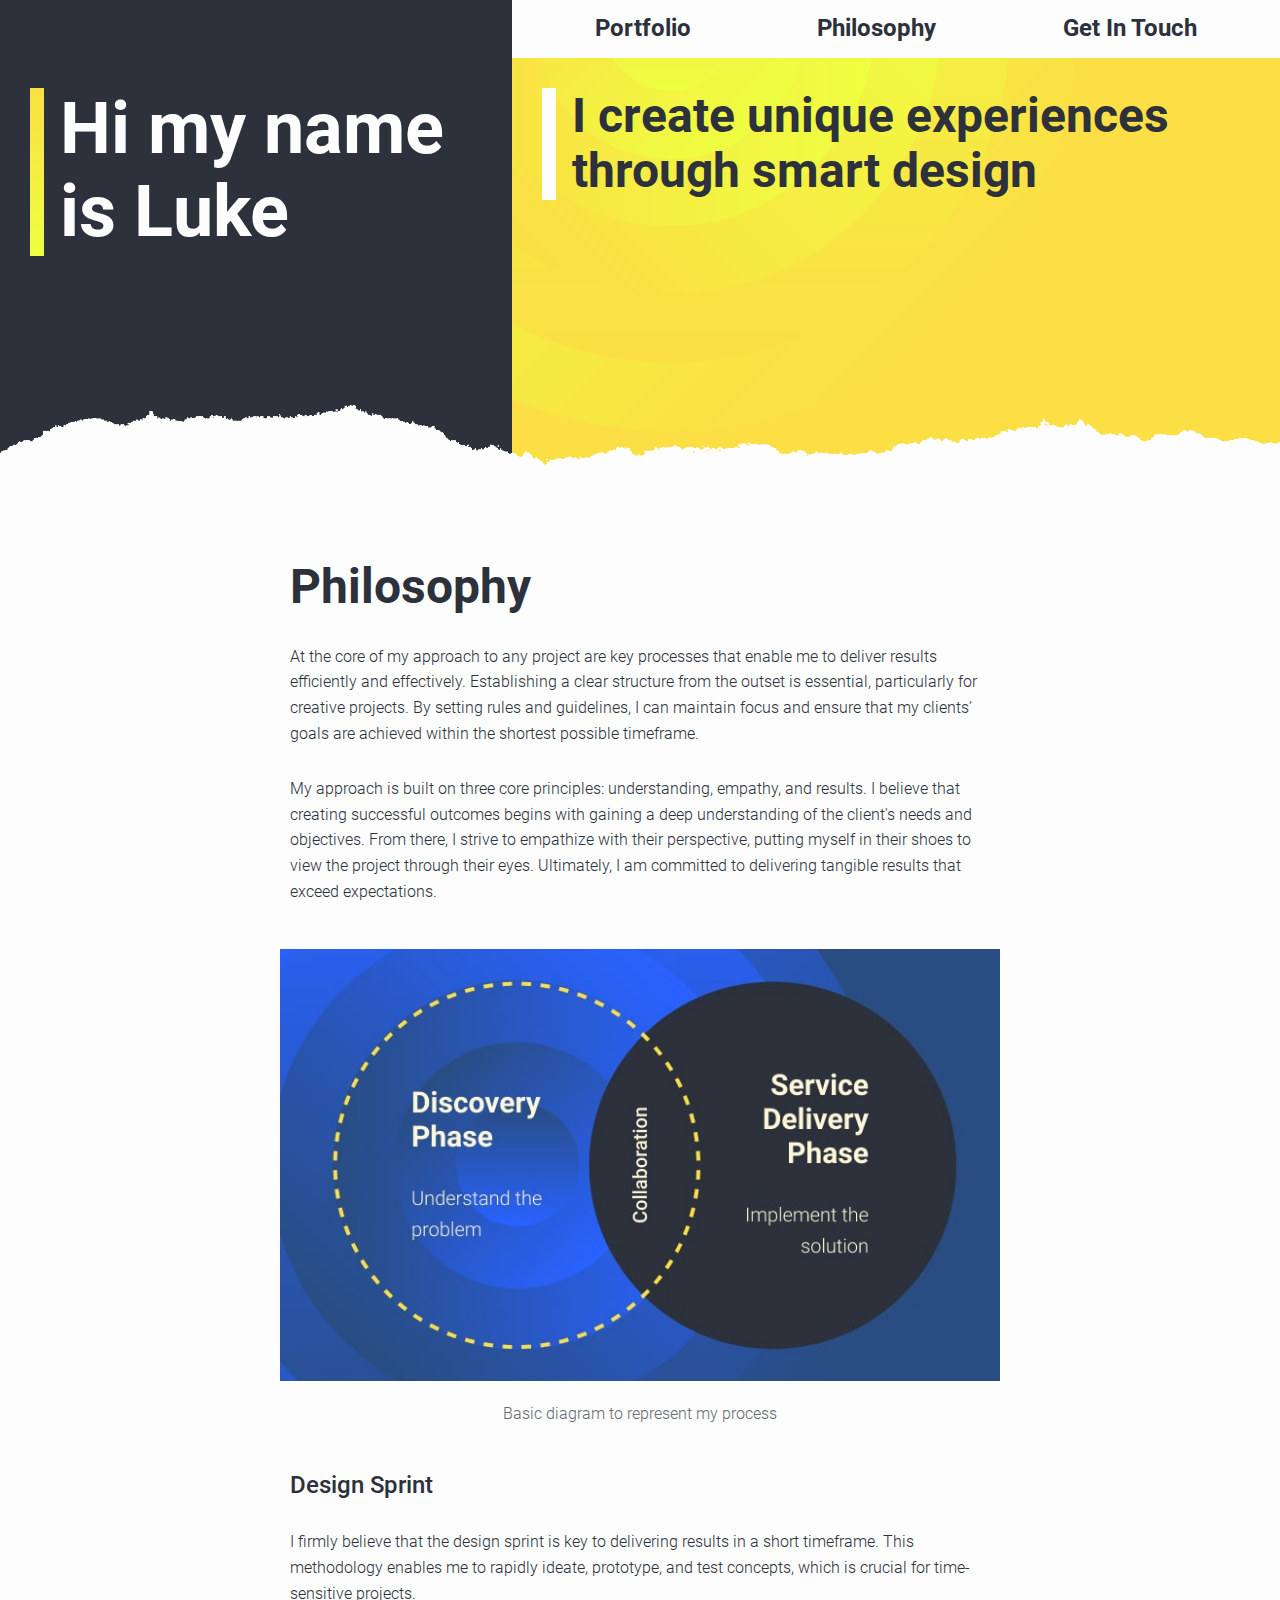
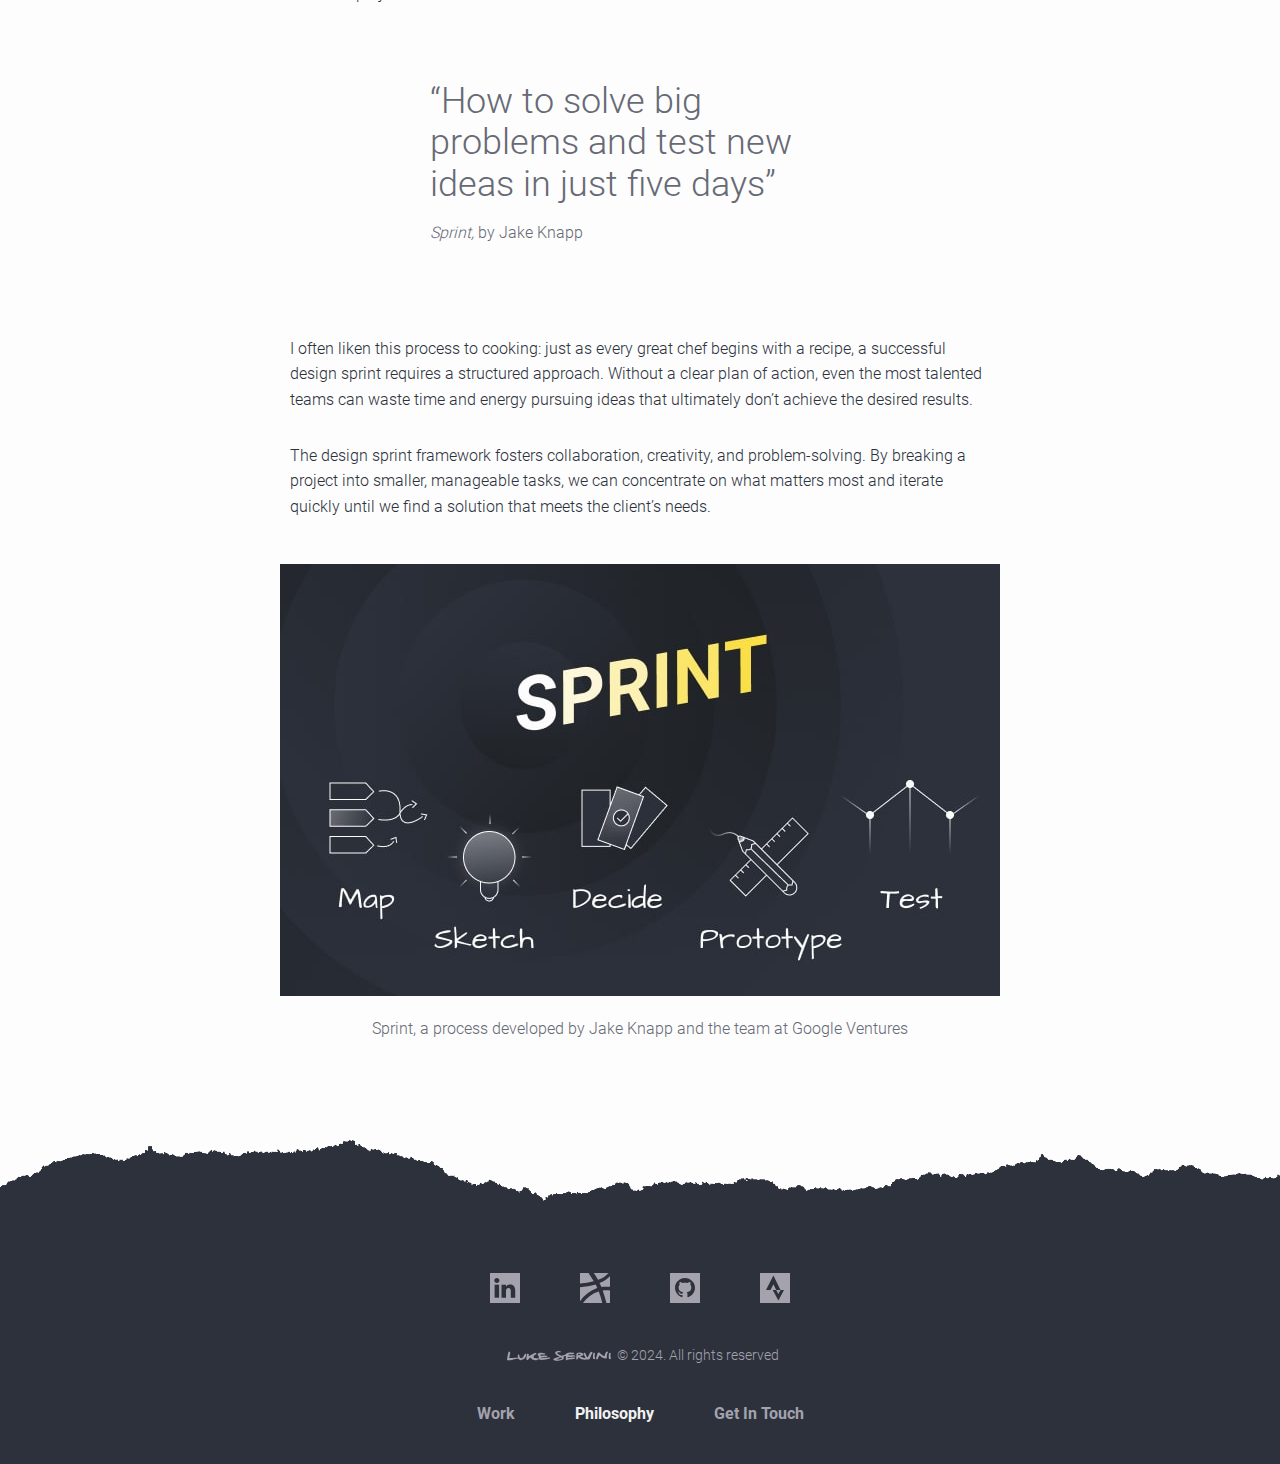
<file: philosophy.html>
<!DOCTYPE html>
<html lang="en">
  <head>
    <meta charset="utf-8" />
    <meta name="viewport" content="width=device-width, initial-scale=1" />
    <title>Philosophy</title>
    <meta
      name="title"
      content="Luke Servini Innovation Design & Technology Portfolio"
    />
    <meta
      name="description"
      content="Portfolio owner Luke Servini, User Interface/ User Experience Designer and Product Design Graduate. This website is home to my original ideas, artifacts, artwork, 2D and 3D designs. Published 2020"
    />
    <link
      rel="shortcut icon"
      type="image/png"
      href="/assets/lservini-logo.png"
    />
    <!-- styles -->
    <link rel="stylesheet" type="text/css" href="css/normalize.css" />
    <link rel="stylesheet" type="text/css" href="css/local.reset.css" />
    <link rel="stylesheet" type="text/css" href="css/styles.css" />
    <!-- scripts -->
    <!-- Chrome -->
    <meta name="theme-color" content="#FDFDFD" />
    <!-- Apple icon -->
    <!-- <link rel="apple-touch-icon" href="/assets/apple-icon.png" /> -->

    <!-- Global site tag (gtag.js) - Google Analytics -->
    <script
      async
      src="https://www.googletagmanager.com/gtag/js?id=G-SZWVKVC0P8"
    ></script>
    <script>
      window.dataLayer = window.dataLayer || [];
      function gtag() {
        dataLayer.push(arguments);
      }
      gtag("js", new Date());

      gtag("config", "G-SZWVKVC0P8");
    </script>
  </head>

  <body>


    <header class="hero-bg">
      <svg
        class="box"
        width="100%"
        height="58"
        fill="none"
        xmlns="http://www.w3.org/2000/svg"
      >
        <rect width="100%" height="58" fill="#FDFDFD" />
      </svg>
      <div class="site-header">
        <!-- Mobile-Nav -->

        <div id="myNav" class="overlay">
          <button
            aria-label="Close menu"
            href="javascript:void(0)"
            class="closebtn"
            onclick="closeNav()"
          >
            <svg
              width="25"
              height="25"
              viewBox="0 0 25 25"
              fill="none"
              xmlns="http://www.w3.org/2000/svg"
            >
              <rect
                x="21.2129"
                y="24.0415"
                width="30"
                height="4"
                transform="rotate(-135 21.2129 24.0415)"
                fill="#2C313C"
              />
              <rect
                x="0.707031"
                y="21.9199"
                width="30"
                height="2"
                transform="rotate(-45 0.707031 21.9199)"
                fill="#2C313C"
              />
            </svg>
          </button>
          <div class="overlay-content">
            <!-- <a href="/#content">Hire Me</a> -->
            <a href="/#content">Portfolio</a>
            <a class="active" href="/philosophy#content">Philosophy</a>
            <!-- <a href="/story#content">Story</a> -->
            <a href="/contact#content">Get In Touch</a>
          </div>
        </div>

        <span onclick="openNav()">
          <button class="myNav2" aria-label="Menu">
            <svg
              class="fa fa-bars"
              width="30"
              height="26"
              viewBox="0 0 30 26"
              fill="none"
              xmlns="http://www.w3.org/2000/svg"
            >
              <rect x="3" y="3" width="24" height="4.8" fill="#FDFDFD" />
              <rect x="3" y="12.6001" width="24" height="3.2" fill="#FDFDFD" />
              <rect x="3" y="22.2002" width="24" height="1.6" fill="#FDFDFD" />
            </svg></button
        ></span>

        <!-- Mobile-Nav-End -->

        <div class="mob-title">
          <h4>Philosophy</h4>
        </div>

        <div class="hero-text-left hero-left">
          <div id="title-w" class="title-box">
            <svg
              id="h1-a"
              class="svg-hero-left"
              width="14"
              height="168"
              fill="none"
              xmlns="http://www.w3.org/2000/svg"
            >
              <rect width="14" height="222" fill="url(#paint_linear)" />
              <defs>
                <linearGradient
                  id="paint_linear"
                  x1="10"
                  y1="0"
                  x2="10"
                  y2="168"
                  gradientUnits="userSpaceOnUse"
                >
                  <stop stop-color="#FBDF44" />
                  <stop offset="1" stop-color="#EEFF41" />
                </linearGradient>
              </defs>
            </svg>
            <h2>Hi my name is Luke</h2>
          </div>
        </div>

        <div class="hero-right">
          <nav class="nav-dektop">
            <!-- <a class="nav-style" href="/#content">Hire Me</a> -->
            <a class="nav-style" href="/#content">Portfolio</a>
            <a class="nav-style" href="/philosophy#content">Philosophy</a>
            <!-- <a class="nav-style" href="/story#content">Story</a> -->
            <a class="nav-style" href="/contact#content">Get In Touch</a>
          </nav>

          <div class="hero-text-right title-box">
            <svg
              id="h2-a"
              class="svg-hero-left"
              width="14"
              height="112"
              fill="none"
              xmlns="http://www.w3.org/2000/svg"
            >
              <rect width="14" height="168" fill="#FDFDFD" />
            </svg>

            <h3>I create unique experiences through smart design</h3>
          </div>


        </div>
      </div>
    </header>

    <div id="content" class="paper-btm">
      <img
        class="paper-vw"
        width="2400"
        height="180"
        src="/assets/paper2.png"
        alt="Torn paper page effect"
      />
    </div>

    <section class="dark-text text-block3">
      <h3 class="h2-body">Philosophy</h3>
      <p>
        At the core of my approach to any project are key processes that enable me to deliver results efficiently and effectively. Establishing a clear structure from the outset is essential, particularly for creative projects. By setting rules and guidelines, I can maintain focus and ensure that my clients’ goals are achieved within the shortest possible timeframe.
      </p>

      <p>
        My approach is built on three core principles: understanding, empathy, and results. I believe that creating successful outcomes begins with gaining a deep understanding of the client's needs and objectives. From there, I strive to empathize with their perspective, putting myself in their shoes to view the project through their eyes. Ultimately, I am committed to delivering tangible results that exceed expectations.
      </p>
    </section>
    <div class="img-con">
      <img
        class="img-shadow"
        width="740"
        height="444"
        src="/assets/roadmapping.jpg"
        alt="Basic diagram representing process"
      />

      <p class="img-des light-text">Basic diagram to represent my process</p>
    </div>
    <section class="dark-text text-block3">
      <h4>Design Sprint</h4>
      <p>
        I firmly believe that the design sprint is key to delivering results in a short timeframe. This methodology enables me to rapidly ideate, prototype, and test concepts, which is crucial for time-sensitive projects.
      </p>

      <div class="quote">
        <q>How to solve big problems and test new ideas in just five days</q>
        <p><i>Sprint,</i> by Jake Knapp</p>
      </div>

      <p>
        I often liken this process to cooking: just as every great chef begins with a recipe, a successful design sprint requires a structured approach. Without a clear plan of action, even the most talented teams can waste time and energy pursuing ideas that ultimately don’t achieve the desired results.
      </p>
      <p>
        The design sprint framework fosters collaboration, creativity, and problem-solving. By breaking a project into smaller, manageable tasks, we can concentrate on what matters most and iterate quickly until we find a solution that meets the client’s needs.
      </p>
    </section>
    <div class="img-con2">
      <img
        width="720"
        height="432"
        src="/assets/design-sprint.jpg"
        alt="Sprint, a process developed by Jake Knapp and the team at Google
      Ventures"
      />
      <p class="img-des light-text">
        Sprint, a process developed by Jake Knapp and the team at Google
        Ventures
      </p>
    </div>

    </section>



    <div class="paper-top">
      <img
        class="paper-vw"
        width="2400"
        height="180"
        src="/assets/paper-new-btm.png"
        alt="Torn paper page effect"
      />
    </div>

    <footer class="site-footer">
      <div class="social-container">
        <a
          href="https://www.linkedin.com/in/luke-servini"
          target="_blank"
          rel="noopener"
          class="social-icon"
        >
          <button aria-label="LinkedIn social link">
            <svg
              width="30"
              height="30"
              viewBox="0 0 30 30"
              fill="none"
              xmlns="http://www.w3.org/2000/svg"
            >
              <g id="linkedin">
                <path
                  id="linkedin_background"
                  d="M30 0H0V30H30V0Z"
                  fill="#A3A2AD"
                />
                <g id="linkedin_group" fill="#2C313C">
                  <path
                    id="linkedin_i"
                    d="M9.10001 11.7H4.60001V24.7H9.10001V11.7Z"
                  />
                  <path
                    id="linkedin_dot"
                    d="M6.9 10C5.5 10 4.3 8.9 4.3 7.5C4.3 6.1 5.4 5 6.8 4.9C8.2 4.9 9.4 6 9.4 7.4C9.4 8.8 8.3 9.9 6.9 10Z"
                  />
                  <path
                    id="linkedin_n"
                    d="M25.4 24.7H20.8V17.8C20.8 16.1 20.1 14.9 18.5 14.9C17.5 14.9 16.6 15.5 16.2 16.5C16.1 16.8 16 17.2 16 17.5V24.7H11.5V11.7H16V13.6C16.9 12.2 18.4 11.4 20 11.4C23 11.4 25.2 13.3 25.2 17.3V24.7H25.4V24.7Z"
                  />
                </g>
              </g>
            </svg>
          </button>
        </a>

        <a
          href="https://dribbble.com/servini_design"
          target="_blank"
          rel="noopener"
          class="social-icon"
        >
          <button aria-label="Dribbble social link">
            <svg
              width="30"
              height="30"
              viewBox="0 0 30 30"
              fill="none"
              xmlns="http://www.w3.org/2000/svg"
            >
              <g id="dribbble">
                <path
                  id="dribbble_background"
                  d="M30 0H0V30H30V0Z"
                  fill="#A3A2AD"
                />
                <path
                  id="dribbble_ball"
                  d="M18.8 18.6H18.6C12.2934 20.5821 6.79844 24.6746 2.99279 30H0V28.2129C4.00462 22.2634 9.9018 17.8472 16.6 15.3C16.8 15.3 17.1 15.1 17.3 15.1C16.8 13.9 16.3 12.8 15.6 11.6C10.463 13.0269 5.27512 13.9448 0 14.3537V10.5815C4.64902 10.2393 9.24902 9.49026 13.8 8.3C12.122 5.54815 10.399 2.75124 8.5705 0H13.8313C15.2679 2.22784 16.6626 4.49961 18 6.8C22.0752 5.62271 25.6472 3.13324 28.5 0H30V3.14884C27.0563 6.14539 23.4949 8.47005 19.5 10L21 13C21.2 13.2 21.2 13.7 21.5 14C24.3741 13.7126 27.1821 13.6565 30 13.8506V17.4093C27.588 17.1929 25.144 17.2284 22.7 17.5C24.1865 21.6291 25.4002 25.7582 26.3974 30H22.2986C21.3835 26.1205 20.2173 22.2849 18.8 18.6Z"
                  fill="#2C313C"
                />
              </g>
            </svg>
          </button>
        </a>

        <a
          href="https://github.com/servini123"
          target="_blank"
          rel="noopener"
          class="social-icon"
        >
          <button aria-label="Github social link">
            <svg
              width="30"
              height="30"
              viewBox="0 0 30 30"
              fill="none"
              xmlns="http://www.w3.org/2000/svg"
            >
              <g id="git">
                <path id="git-background" d="M30 0H0V30H30V0Z" fill="#A3A2AD" />
                <path
                  id="git-icon"
                  d="M15 5C9.475 5 5 9.4 5 14.8267C5 19.1692 7.865 22.8517 11.8375 24.15C12.3375 24.2425 12.5208 23.9383 12.5208 23.6775C12.5208 23.4442 12.5125 22.8258 12.5083 22.0067C9.72667 22.5992 9.14 20.6883 9.14 20.6883C8.685 19.5542 8.0275 19.2508 8.0275 19.2508C7.12167 18.6417 8.0975 18.6542 8.0975 18.6542C9.10167 18.7225 9.62917 19.6667 9.62917 19.6667C10.5208 21.1692 11.97 20.735 12.5417 20.4842C12.6317 19.8483 12.8892 19.4158 13.175 19.17C10.9542 18.9242 8.62 18.0792 8.62 14.3142C8.62 13.2417 9.0075 12.365 9.64917 11.6775C9.53667 11.4292 9.19917 10.43 9.73667 9.07667C9.73667 9.07667 10.5742 8.81333 12.4867 10.0842C13.2867 9.86583 14.1367 9.7575 14.9867 9.7525C15.8367 9.7575 16.6867 9.86583 17.4867 10.0842C19.3867 8.81333 20.2242 9.07667 20.2242 9.07667C20.7617 10.43 20.4242 11.4292 20.3242 11.6775C20.9617 12.365 21.3492 13.2417 21.3492 14.3142C21.3492 18.0892 19.0117 18.92 16.7867 19.1617C17.1367 19.4567 17.4617 20.0592 17.4617 20.98C17.4617 22.295 17.4492 23.3517 17.4492 23.6708C17.4492 23.9283 17.6242 24.2358 18.1367 24.1375C22.1375 22.8475 25 19.1625 25 14.8267C25 9.4 20.5225 5 15 5V5Z"
                  fill="#2C313C"
                />
              </g>
            </svg>
          </button>
        </a>

        <a
          href="https://www.strava.com/athletes/39133095"
          target="_blank"
          rel="noopener"
          class="social-icon"
        >
          <button aria-label="Strava social link">
            <svg
              width="30"
              height="30"
              viewBox="0 0 30 30"
              fill="none"
              xmlns="http://www.w3.org/2000/svg"
            >
              <g id="strava">
                <path
                  id="strava_background"
                  d="M30 0H0V30H30V0Z"
                  fill="#A3A2AD"
                />
                <path
                  id="strava_bottom"
                  fill-rule="evenodd"
                  clip-rule="evenodd"
                  d="M12.7 17.1L18.4 27.4L24 17.1H20.6L18.4 21L16.1 17.1H12.7Z"
                  fill="#2C313C"
                />
                <path
                  id="strava_top"
                  fill-rule="evenodd"
                  clip-rule="evenodd"
                  d="M13.4 2.6L20.5 17.1H6L13.4 2.6ZM13.4 11.3L16.2 17.1H10.5L13.4 11.3Z"
                  fill="#2C313C"
                />
              </g>
            </svg>
          </button>
        </a>
      </div>

      <div class="copy-txt light-text2">
        <svg
          width="116"
          height="18"
          viewBox="0 0 116 18"
          fill="none"
          xmlns="http://www.w3.org/2000/svg"
        >
          <g clip-path="url(#clip0)">
            <path
              d="M58.441 9.66925C58.3623 9.51177 58.2836 9.35429 58.1261 9.27555C57.9686 9.11807 57.8111 9.03933 57.5749 8.96059C56.63 8.56688 55.7639 8.0157 54.9765 7.38578C54.5828 7.07082 54.2678 6.59838 54.1891 6.0472C54.1891 5.81098 54.2678 5.57476 54.3466 5.33854C54.4253 5.10232 54.6615 4.94484 54.819 4.8661C55.7639 4.31492 56.7088 3.84247 57.8111 3.92121C58.4411 3.99995 59.071 4.0787 59.7009 4.39366C59.9371 4.55114 60.0946 4.94484 59.9371 5.18106C59.8584 5.2598 59.7009 5.2598 59.6222 5.2598C58.8348 5.2598 58.1261 5.2598 57.3387 5.2598C56.8662 5.2598 56.4725 5.57476 56.1576 6.0472C56.3938 6.36216 56.7088 6.59838 57.0237 6.91334C57.1812 7.14956 57.3387 7.30704 57.5749 7.38578C58.0474 7.46452 58.441 7.77948 58.9135 8.0157C59.2285 8.17318 59.5434 8.33066 59.9371 8.48814C60.0159 8.56688 60.1733 8.56688 60.2521 8.64562C60.3308 8.88184 60.567 8.8031 60.882 8.72436C61.8269 8.4094 62.8505 8.09444 63.7954 7.77948C64.3466 7.54326 64.819 7.2283 65.2127 6.67712C65.5277 6.28342 65.9214 5.96846 66.3938 5.88972C67.4174 5.6535 68.3623 5.41728 69.3859 5.49602C69.7796 5.57476 70.0946 5.6535 70.4883 5.6535C70.8033 5.6535 71.1182 5.6535 71.4332 5.6535C72.1418 5.49602 72.693 5.81098 73.1655 6.28342C73.3229 6.4409 73.3229 6.75586 73.008 6.8346C72.5355 6.99208 72.1418 7.14956 71.6694 7.2283C71.2757 7.30704 70.8033 7.38578 70.4096 7.38578C70.0946 7.38578 69.7009 7.30704 69.3859 7.2283C69.071 7.14956 68.756 7.14956 68.5198 7.30704C68.3623 7.38578 68.0473 7.38578 67.8899 7.38578C67.4962 7.38578 67.1812 7.85822 67.3387 8.25192C67.3387 8.33066 67.4962 8.33066 67.5749 8.33066C68.3623 8.33066 69.1497 8.4094 70.0159 8.4094C70.6458 8.4094 71.197 8.33066 71.7481 8.25192C72.0631 8.25192 72.2993 8.25192 72.6143 8.33066C73.008 8.33066 73.4804 8.4094 73.8741 8.4094C74.2678 8.48814 74.5828 8.88184 74.4253 9.27555C74.3466 9.43303 74.1891 9.59051 74.0316 9.59051C73.2442 9.66925 72.5355 9.74799 71.7481 9.82673C71.4332 9.82673 71.197 9.90547 70.882 9.98421C70.8033 9.98421 70.7245 10.0629 70.6458 9.98421C70.1733 9.90547 69.7009 10.0629 69.3072 10.0629C68.5985 10.0629 67.9686 10.0629 67.2599 9.98421C66.8662 9.98421 66.63 10.0629 66.5513 10.2992C66.4725 10.5354 66.7088 10.8503 67.0237 10.9291C67.1025 10.9291 67.2599 10.9291 67.4174 10.9291C67.7324 10.9291 68.0473 10.7716 68.3623 10.8503C68.9135 10.9291 69.4647 10.7716 70.0159 10.6929C71.2757 10.5354 72.6143 10.5354 73.8741 10.8503C74.0316 10.9291 74.1891 11.0078 74.1891 11.1653C74.1891 11.3228 74.1103 11.4015 73.9529 11.4803C73.3229 11.7952 72.7718 11.874 72.0631 11.9527C71.5907 12.0315 71.1182 12.1102 70.6458 12.2677C70.2521 12.4252 69.8584 12.4252 69.4647 12.3464C68.9922 12.2677 68.5985 12.2677 68.2048 12.4252C68.0473 12.5039 67.9686 12.4252 67.8111 12.4252C67.5749 12.4252 67.4174 12.4252 67.2599 12.5826C66.7875 12.8189 66.3151 13.0551 65.7639 13.2126C65.3702 13.2913 65.0552 13.0551 64.9765 12.6614C64.8977 12.3464 64.819 12.0315 64.819 11.7165C64.819 10.9291 64.819 10.1417 64.819 9.43303C64.819 9.19681 64.7403 9.11807 64.5828 9.11807C63.8741 8.96059 63.2442 9.11807 62.693 9.59051C62.5355 9.74799 62.4568 9.98421 62.5355 10.2204C62.6143 10.3779 62.693 10.6141 62.7718 10.7716C62.9292 11.3228 62.7718 11.874 62.2206 12.1889C61.3544 12.6614 60.567 13.2126 59.5434 13.37C58.756 13.5275 57.9686 13.6063 57.1812 13.685C56.7088 13.7637 56.1576 13.8425 55.6851 13.8425C55.3702 13.8425 54.9765 13.8425 54.6615 13.8425C54.1891 13.7637 53.7166 13.6063 53.2442 13.37C52.9292 13.2126 52.693 12.9763 52.4568 12.6614C52.2993 12.4252 52.4568 11.9527 52.7718 11.7952C53.0867 11.6378 53.4017 11.4015 53.7954 11.244C54.0316 11.0866 54.3466 11.0866 54.6615 11.0078C54.819 10.9291 54.9765 10.9291 55.134 10.8503C56.1576 10.4566 57.1812 9.90547 58.441 9.66925ZM55.2127 12.5039C55.3702 12.5039 55.5277 12.5826 55.6851 12.5826C56.8662 12.5826 57.9686 12.4252 59.1497 12.1889C59.6222 12.1102 60.0946 11.9527 60.567 11.7165C60.7245 11.6378 60.882 11.4015 61.0395 11.244C61.0395 11.1653 61.0395 11.0866 61.0395 11.0078C60.8033 10.6929 60.0946 10.4566 59.7009 10.6141C59.4647 10.6929 59.2285 10.8503 58.9922 10.8503C58.5985 10.8503 58.2048 11.0078 57.9686 11.244C57.4174 11.6378 56.8662 11.874 56.2363 11.9527C55.7639 11.9527 55.4489 12.1102 55.2127 12.5039Z"
              fill="#A3A2AD"
            />
            <path
              d="M27.6533 9.27568C28.1258 9.03946 28.5982 8.88198 28.9919 8.56702C29.7793 8.09458 30.488 7.62214 31.3541 7.22844C31.7478 7.07095 32.1415 6.75599 32.5352 6.51977C33.0077 6.20481 33.5588 5.96859 34.1888 5.88985C34.8187 5.81111 35.0549 5.96859 35.2911 6.51977C35.3699 6.67725 35.3699 6.83473 35.4486 6.99221C35.1336 7.1497 34.8974 7.30718 34.6612 7.46466C34.1888 7.70088 33.7163 8.01584 33.3226 8.25206C33.2439 8.25206 33.1651 8.3308 33.1651 8.40954C33.0077 8.80324 32.7714 9.19694 32.614 9.66938C32.4565 10.2993 32.9289 11.008 33.6376 11.0867C34.7399 11.2442 35.8423 11.3229 37.0234 11.4017C37.2596 11.4017 37.4958 11.4017 37.7321 11.4017C37.7321 11.008 37.7321 10.6143 37.7321 10.1418C37.7321 9.82686 37.7321 9.5119 37.7321 9.19694C37.7321 8.96072 37.6533 8.88198 37.4958 8.80324C36.7872 8.48828 36.551 7.9371 36.7084 7.1497C36.7084 7.07095 36.7872 6.91347 36.9447 6.83473C37.6533 6.20481 38.4407 5.88985 39.3856 5.81111C40.6455 5.65363 41.9053 5.88985 43.1651 6.20481C43.5588 6.28355 43.9525 6.59851 44.3462 6.75599C44.5825 6.91347 44.5825 7.22844 44.2675 7.30718C43.8738 7.46466 43.4801 7.5434 43.0864 7.5434C42.299 7.62214 41.5116 7.5434 40.7242 7.62214C40.3305 7.62214 39.8581 7.77962 39.3856 7.85836C39.3856 8.09458 39.3856 8.3308 39.4643 8.48828C39.4643 8.56702 39.6218 8.64576 39.7006 8.64576C40.173 8.7245 40.8029 8.7245 41.5116 8.64576C42.5352 8.48828 43.4801 8.48828 44.5037 8.64576C44.8187 8.7245 45.1336 8.64576 45.5273 8.64576C45.921 8.64576 46.3147 8.80324 46.3935 9.19694C46.3935 9.27568 46.3935 9.35442 46.3935 9.43316C46.1573 9.74812 45.8423 9.9056 45.4486 9.9056C44.5825 9.98434 43.6376 9.98434 42.7714 10.0631C42.6927 10.0631 42.614 10.0631 42.5352 10.1418C41.9053 10.378 41.1966 10.378 40.5667 10.378C40.0943 10.378 39.858 10.6143 39.7006 11.008C39.9368 11.2442 40.2518 11.2442 40.5667 11.2442C41.3541 11.0867 42.1415 11.008 42.9289 10.8505C43.0077 10.8505 43.0864 10.8505 43.1651 10.8505C44.6612 10.7717 46.236 10.6143 47.7321 10.5355C48.047 10.5355 48.362 10.5355 48.6769 10.5355C48.9132 10.5355 49.0706 10.693 49.1494 10.9292C49.1494 11.1654 49.0707 11.3229 48.8344 11.4017C48.4407 11.4804 48.047 11.6379 47.6533 11.7166C47.1021 11.8741 46.6297 12.1103 46.0785 12.1891C44.9762 12.3465 43.9525 12.504 42.8502 12.6615C42.1415 12.7402 41.3541 12.819 40.6455 12.8977C39.9368 12.9765 39.3069 12.9765 38.6769 12.504C38.5195 12.4253 38.362 12.3465 38.1258 12.2678C38.047 12.2678 37.9683 12.2678 37.8895 12.2678C37.2596 12.504 36.6297 12.7402 35.9998 12.9765C35.0549 13.2914 34.11 13.1339 33.2439 12.8977C32.8502 12.819 32.3777 12.7402 31.984 12.6615C31.5116 12.5828 31.1966 12.3465 30.8817 12.0316C30.488 11.6379 30.173 11.1654 29.858 10.7717C29.7006 10.6143 29.6218 10.6143 29.4643 10.693C29.1494 10.693 28.8344 10.8505 28.5195 11.0867C28.4407 11.1654 28.362 11.2442 28.362 11.3229C28.2045 11.7166 27.8895 11.9528 27.5746 12.2678C27.3384 12.4253 27.1809 12.5828 26.9447 12.7402C26.6297 12.9765 26.3147 13.1339 25.9998 12.9765C25.6061 12.819 25.3699 12.4253 25.3699 12.0316C25.2911 11.0867 25.3699 10.2206 25.6061 9.27568C25.7636 8.80324 25.7636 8.3308 25.8423 7.85836C25.921 7.5434 25.9998 7.30718 26.0785 6.99221C26.0785 6.91347 26.1573 6.83473 26.236 6.83473C26.6297 6.75599 27.0234 6.75599 27.4171 6.91347C27.8108 7.07095 27.8895 7.38592 27.8108 7.77962C27.8108 8.25206 27.7321 8.7245 27.6533 9.27568C27.6533 9.19694 27.6533 9.19694 27.6533 9.27568Z"
              fill="#A3A2AD"
            />
            <path
              d="M77.1024 10.1418C77.1024 10.6142 77.1024 11.0079 77.1024 11.4804C77.1024 11.8741 76.9449 12.189 76.63 12.3465C76.4725 12.4253 76.315 12.504 76.1575 12.5827C75.8426 12.7402 75.5276 12.6615 75.4489 12.2678C75.2914 11.5591 75.1339 10.9292 75.2126 10.2205C75.2126 10.1418 75.2126 10.0631 75.2126 9.98432C75.1339 9.59062 75.2126 9.27566 75.4489 8.9607C75.6063 8.72448 75.6063 8.48826 75.3701 8.25204C75.2914 8.1733 75.2914 7.93708 75.2914 7.7796C75.3701 7.46464 75.5276 7.07094 75.4489 6.75598C75.4489 6.51975 76 5.96857 76.1575 5.88983C76.9449 5.81109 77.8111 5.65361 78.5985 5.57487C79.4646 5.49613 80.3307 5.81109 81.1181 6.04731C81.1969 6.04731 81.3544 6.12605 81.4331 6.12605C82.063 6.28353 82.4567 6.67724 82.5355 7.30716C82.5355 7.54338 82.6142 7.7796 82.2992 7.93708C81.9843 7.93708 81.8268 8.25204 81.5906 8.40952C81.1969 8.64574 80.8032 8.88196 80.4095 9.03944C80.252 9.11818 80.0945 9.11818 79.937 9.03944C79.4646 8.9607 79.4646 8.9607 79.1496 9.3544C80.8032 10.4568 82.6142 11.2442 84.5827 11.2442C84.0315 9.98432 83.4803 8.72448 82.9292 7.3859C82.7717 6.9922 82.6142 6.59849 82.7717 6.20479C82.7717 6.12605 82.8504 6.04731 82.8504 6.04731C83.1654 5.81109 83.6378 5.81109 83.9528 5.96857C84.3465 6.20479 84.6614 6.51975 84.7402 7.07094C84.8189 7.3859 84.9764 7.70086 85.0552 8.01582C85.2914 8.48826 85.4488 9.03944 85.6851 9.51188C85.8425 9.7481 86 9.98432 86.2363 10.2205C86.4725 10.4568 86.7874 10.378 86.9449 10.0631C87.0237 9.98432 87.0237 9.82684 87.1024 9.7481C87.2599 8.80322 87.7323 8.01582 88.2048 7.22842C88.6772 6.51975 89.1496 5.73235 89.6221 5.02369C89.7008 4.86621 89.7796 4.86621 90.0158 4.86621C90.4095 4.94495 90.8819 5.10243 91.2756 5.18117C91.5118 5.25991 91.6693 5.49613 91.5906 5.73235C91.5906 5.81109 91.5118 5.88983 91.5118 5.96857C90.6457 7.22842 89.937 8.64574 89.4646 10.1418C89.3071 10.6142 88.9922 11.0867 88.7559 11.5591C88.6772 11.7166 88.5197 11.8741 88.441 11.9528C87.9685 12.504 87.4174 12.819 86.7087 12.4253C86.5512 12.3465 86.3937 12.3465 86.2363 12.4253C85.9213 12.5827 85.5276 12.6615 85.1339 12.504C85.0551 12.504 84.9764 12.504 84.8977 12.504C84.504 12.819 84.1103 12.7402 83.6378 12.7402C83.0866 12.6615 82.5355 12.5827 81.9843 12.5827C81.0394 12.504 80.3307 12.0316 79.5433 11.6379C78.8347 11.2442 78.126 10.7717 77.4174 10.2993C77.3386 10.2993 77.1811 10.2205 77.1024 10.1418ZM76.7087 8.40952C77.5748 8.1733 78.441 8.01582 79.3071 7.7796C79.4646 7.7796 79.6221 7.62212 79.7796 7.54338C79.8583 7.46464 79.8583 7.3859 79.8583 7.30716C79.8583 7.22842 79.7008 7.22842 79.7008 7.14968C79.1496 7.07094 78.5985 6.91346 78.126 6.83472C77.8111 6.75598 77.4961 6.83472 77.3386 7.07094C76.9449 7.54338 76.8662 7.93708 76.7087 8.40952Z"
              fill="#A3A2AD"
            />
            <path
              d="M7.9685 4.47241C8.3622 4.70863 8.83465 4.94485 9.22835 5.25981C9.30709 5.33855 9.30709 5.49603 9.30709 5.57477C9.14961 6.44092 8.91339 7.3858 8.75591 8.33068C8.59843 9.19682 8.44094 10.063 8.28346 11.0078C8.59843 11.0866 8.91339 11.1653 9.22835 11.0866C10.9606 10.9291 12.6929 10.7716 14.4252 10.6929C15.0551 10.6141 15.7638 10.6929 16.3937 10.6929C16.5512 10.6929 16.7874 10.6929 16.9449 10.6929C16.8661 10.063 16.8661 9.43304 16.7874 8.88186C16.7874 8.64564 16.7874 8.48816 16.7874 8.25194C16.7874 7.93698 16.9449 7.70076 17.2598 7.54328C17.6535 7.3858 17.9685 7.46454 18.126 7.70076C18.3622 7.93698 18.4409 8.25194 18.4409 8.5669C18.4409 8.9606 18.4409 9.43304 18.5197 9.82674C18.6772 10.6929 19.5433 11.3228 20.4094 11.2441C20.4882 11.2441 20.5669 11.2441 20.5669 11.2441C21.1968 10.9291 21.748 10.5354 22.1417 9.98422C22.2205 9.82674 22.2992 9.66926 22.4567 9.51178C22.8504 9.11808 23.1654 8.64564 23.2441 8.09446C23.2441 8.01572 23.2441 8.01572 23.3228 7.93698C23.4803 7.62202 23.6378 7.30706 23.7953 6.91336C23.9528 6.5984 24.189 6.44092 24.5039 6.67714C24.6614 6.75588 24.8189 6.91336 24.9764 6.9921C25.0551 7.07084 25.1339 7.14958 25.1339 7.22832C25.2913 7.93698 25.2913 8.64564 24.8189 9.27556C24.7402 9.3543 24.7402 9.51178 24.6614 9.59052C24.2677 11.0866 23.3228 12.0315 21.9055 12.5826C21.2756 12.8189 20.6457 13.0551 19.937 13.2913C19.8583 13.2913 19.7008 13.2913 19.622 13.2913C19.2283 13.0551 18.8346 12.8976 18.5197 12.6614C18.0472 12.3464 17.5748 12.0315 17.2598 11.4803C16.8661 11.7165 16.3937 11.7165 15.9213 11.6378C15.7638 11.6378 15.5276 11.7165 15.3701 11.7165C15.0551 11.874 14.7402 12.0315 14.3465 12.1102C14.0315 12.1889 13.7953 12.3464 13.4803 12.3464C12.9291 12.3464 12.378 12.4252 11.8268 12.6614C11.1181 12.9763 10.3307 13.1338 9.54331 13.1338C8.67717 13.1338 7.88976 13.2126 7.02362 13.2126C6.7874 13.2126 6.55118 13.2126 6.31496 13.1338C6.15748 13.2126 6 12.9763 6 12.6614C6.07874 11.874 6.07874 11.1653 6.31496 10.3779C6.47244 9.98422 6.47244 9.51178 6.55118 8.9606C6.70866 7.62202 7.02362 6.36218 7.5748 5.10233C7.5748 5.02359 7.65354 4.94485 7.73228 4.86611C7.81102 4.70863 7.88976 4.55115 7.9685 4.47241Z"
              fill="#A3A2AD"
            />
            <path
              d="M103.48 9.19677C103.795 8.80307 103.795 8.25188 103.953 7.77944C104.032 7.46448 104.11 7.14952 104.189 6.75582C104.425 5.81094 104.976 5.18102 105.764 4.70858C106.079 4.47236 106.394 4.70858 106.63 4.86606C106.866 5.02354 106.945 5.25976 106.866 5.49598C106.787 5.81094 106.63 6.04716 106.473 6.36212C106.079 6.9133 105.921 7.54322 105.921 8.25188C105.921 9.03929 105.843 9.74795 105.843 10.5353C105.843 10.6141 105.843 10.6141 105.843 10.6928C105.685 11.244 104.819 11.7165 104.268 11.559C102.929 11.0865 101.591 10.6141 100.41 9.90543C99.9371 9.59047 99.5434 9.19677 99.0709 8.80307C98.9922 8.72433 98.9134 8.64559 98.8347 8.64559C98.5197 8.40936 98.2835 8.4881 98.126 8.80307C98.0473 8.96055 97.9686 9.11803 97.8898 9.35425C97.4961 10.2204 97.1024 11.1653 96.7875 12.0314C96.7875 12.1102 96.7087 12.1889 96.63 12.1889C96.2363 12.3464 95.7638 12.3464 95.3701 12.1889C95.1339 12.1102 95.0552 11.9527 95.0552 11.7165C95.1339 11.4015 95.1339 11.1653 95.1339 10.8503C95.1339 10.7716 95.1339 10.6928 95.2127 10.6141C95.5276 10.2204 95.4489 9.66921 95.6851 9.19677C95.8426 8.72433 96.0001 8.25188 96.1575 7.77944C96.2363 7.46448 96.2363 7.14952 96.315 6.83456C96.5512 6.04716 97.3386 5.57472 98.126 5.57472C98.3623 5.57472 98.5985 5.7322 98.8347 5.88968C99.1497 6.1259 99.4646 6.44086 99.7008 6.75582C99.9371 7.07078 100.173 7.307 100.567 7.46448C100.646 7.46448 100.724 7.54322 100.803 7.62196C101.276 8.17314 101.827 8.4881 102.457 8.80307C102.772 8.96055 103.165 9.03929 103.48 9.19677Z"
              fill="#A3A2AD"
            />
            <path
              d="M107.654 9.19687C107.732 8.33073 107.89 7.30711 107.969 6.28349C108.047 5.81104 108.283 5.65356 108.835 5.65356C109.386 5.7323 109.701 5.96853 109.701 6.44097C109.701 6.91341 109.543 7.38585 109.465 7.85829C109.307 8.88191 109.465 9.82679 109.78 10.8504C109.937 11.3229 109.937 11.7166 109.543 12.1103C109.465 12.189 109.386 12.189 109.228 12.189C108.835 12.1103 108.441 12.0315 108.126 12.0315C107.969 12.0315 107.89 11.9528 107.89 11.7953C107.811 11.0079 107.732 10.1418 107.654 9.19687Z"
              fill="#A3A2AD"
            />
            <path
              d="M91.9055 9.19687C91.9843 8.40947 92.063 7.54333 92.2205 6.59845C92.2205 6.51971 92.2205 6.44097 92.2205 6.36223C92.2992 5.81104 92.5354 5.65356 93.0866 5.65356C93.6378 5.7323 94.0315 5.96853 93.9528 6.51971C93.9528 6.99215 93.7953 7.46459 93.7166 7.93703C93.5591 8.96065 93.7166 9.98427 94.0315 10.9292C94.189 11.4016 94.1103 11.7953 93.7953 12.1103C93.7166 12.189 93.6378 12.189 93.4803 12.189C93.0866 12.1103 92.6929 12.0315 92.378 12.0315C92.2205 12.0315 92.1417 11.9528 92.1417 11.7953C92.063 11.0079 91.9843 10.1418 91.9055 9.19687Z"
              fill="#A3A2AD"
            />
          </g>
          <defs>
            <clipPath id="clip0">
              <rect
                width="103.937"
                height="10"
                fill="white"
                transform="translate(6 4)"
              />
            </clipPath>
          </defs>
        </svg>
        <div class="txt-pad">© 2024. All rights reserved</div>
      </div>

      <nav class="nav-footer light-text2">
        <!-- <a class="nav-style2" href="/#content">Hire Me</a> -->
        <a class="nav-style2" href="/#content">Work</a>
        <a class="active nav-style2" href="/philosophy#content">Philosophy</a>
        <!-- <a class="nav-style2" href="/story#content">Story</a> -->
        <a class="nav-style2" href="/contact#content">Get In Touch</a>
      </nav>
    </footer>

    <script>
      // NAV JS
      function openNav() {
        document.getElementById("myNav").style.width = "100%";
      }

      function closeNav() {
        document.getElementById("myNav").style.width = "0%";
      }
    </script>
  </body>
</html>
</file>
<file: css/styles.css>
/* FONT 
	-------------------------------- */

/* roboto-300 - latin */
@font-face {
  font-display: swap;
  font-family: "Roboto";
  font-style: normal;
  font-weight: 300;
  src: url("../assets/fonts/roboto-v20-latin-300.eot"); /* IE9 Compat Modes */
  src: local(""),
    url("../assets/fonts/roboto-v20-latin-300.eot?#iefix")
      format("embedded-opentype"),
    /* IE6-IE8 */ url("../assets/fonts/roboto-v20-latin-300.woff2")
      format("woff2"),
    /* Super Modern Browsers */ url("../assets/fonts/roboto-v20-latin-300.woff")
      format("woff"),
    /* Modern Browsers */ url("../assets/fonts/roboto-v20-latin-300.ttf")
      format("truetype"),
    /* Safari, Android, iOS */
      url("../assets/fonts/roboto-v20-latin-300.svg#Roboto") format("svg"); /* Legacy iOS */
}
/* roboto-500 - latin */
@font-face {
  font-display: swap;
  font-family: "Roboto";
  font-style: normal;
  font-weight: 500;
  src: url("../assets/fonts/roboto-v20-latin-500.eot"); /* IE9 Compat Modes */
  src: local(""),
    url("../assets/fonts/roboto-v20-latin-500.eot?#iefix")
      format("embedded-opentype"),
    /* IE6-IE8 */ url("../assets/fonts/roboto-v20-latin-500.woff2")
      format("woff2"),
    /* Super Modern Browsers */ url("../assets/fonts/roboto-v20-latin-500.woff")
      format("woff"),
    /* Modern Browsers */ url("../assets/fonts/roboto-v20-latin-500.ttf")
      format("truetype"),
    /* Safari, Android, iOS */
      url("../assets/fonts/roboto-v20-latin-500.svg#Roboto") format("svg"); /* Legacy iOS */
}
/* roboto-700 - latin */
@font-face {
  font-display: swap;
  font-family: "Roboto";
  font-style: normal;
  font-weight: 700;
  src: url("../assets/fonts/roboto-v20-latin-700.eot"); /* IE9 Compat Modes */
  src: local(""),
    url("../assets/fonts/roboto-v20-latin-700.eot?#iefix")
      format("embedded-opentype"),
    /* IE6-IE8 */ url("../assets/fonts/roboto-v20-latin-700.woff2")
      format("woff2"),
    /* Super Modern Browsers */ url("../assets/fonts/roboto-v20-latin-700.woff")
      format("woff"),
    /* Modern Browsers */ url("../assets/fonts/roboto-v20-latin-700.ttf")
      format("truetype"),
    /* Safari, Android, iOS */
      url("../assets/fonts/roboto-v20-latin-700.svg#Roboto") format("svg"); /* Legacy iOS */
}

/* BASE 
	-------------------------------- */
body {
  /* max-width: 2400px; */
  margin: 0 auto;
  background-color: #fdfdfd;
}

html {
  scroll-behavior: smooth;
}

/* HEADER
	-------------------------------- */

/* Hero section */

.box {
  position: absolute;
  padding: 0 0 0 60%;
}

@media (max-width: 900px) {
  .box {
    display: none;
  }
}

.site-header {
  display: flex;
  max-width: 1440px;
  margin: auto;
  background-color: #fbdf44;
}

@media (max-width: 780px) {
  .site-header {
    display: block;
  }
}

.hero-bg {
  background: linear-gradient(to left, #fbdf44 50%, #2c313c 50%);
}

/* Nav */


.nav-dektop {
  height: 58px;
  background-color: #fdfdfd;
  display: flex;
  justify-content: flex-end;
  flex-direction: row;
  align-items: center;
  z-index: 1;
  align-content: space-between;
  padding: 0 20px;
  position: relative;
  overflow: hidden;
}

@media (max-width: 780px) {
  .nav-dektop {
    display: none;
  }
}

/* Nav Mobile */

.mob-title {
  padding: 0 72px 0 0;
  background-color: #2c313c;
  color: #fdfdfd;
  text-align: right;
}

@media (min-width: 781px) {
  .mob-title {
    display: none;
  }
}

.myNav2 {
  padding: 14px 16px;
  min-height: 50px;
  overflow: hidden;
  background-color: #2c313c;
  position: fixed;
  top: 0;
  right: 0;
}

@media (min-width: 781px) {
  .myNav2 {
    display: none;
  }
}

.overlay {
  height: 100%;
  width: 0;
  position: fixed;
  z-index: 1;
  top: 0;
  left: 0;
  background-color: #fdfdfd;
  overflow-x: hidden;
  transition: 0.5s;
}

.overlay-content {
  position: relative;
  top: 25%;
  width: 100%;
  text-align: center;
  margin-top: 30px;

  font-family: "Roboto", sans-serif;
  font-weight: 700;
  color: #2c313c;

  text-decoration: none;
  font-size: 22px;
}

.overlay a {
  text-decoration: none;
  padding: 20px 16px;
  display: block;
  transition: 0.3s;
}

.overlay .closebtn {
  position: absolute;
  top: 30px;
  right: 30px;
}

.overlay a:hover,
.overlay a:focus {
  color: #fbdf44;
}

.overlay .active {
  color: #fbdf44;
}

/* new */

.nav-style {
  font-size: 24px;
  font-family: "Roboto", sans-serif;
  font-weight: 700;
  margin: 0 auto;
  color: #2c313c;
}

.nav-style:hover {
  color: #fbdf44;
  transition: 0.3s;
}

@media (max-width: 1200px) {
  .nav-style {
    font-size: 22px;
  }
}

/* Nav End*/

.title-box {
  display: flex;
}

@media (max-width: 780px) {
  #title-w {
    max-width: 450px;
  }
}

@media (max-width: 420px) {
  #title-w {
    max-width: 300px;
  }
}

.hero-text-left {
  color: #fdfdfd;
  padding: 88px 30px 200px 30px;
  display: flex;
}

@media (max-width: 1084px) {
  .hero-text-left {
    padding: 88px 30px 120px 30px;
  }
}

@media (max-width: 780px) {
  .hero-text-left {
    padding: 22px 30px 0 30px;
  }
}

@media (max-width: 638px) {
  .hero-text-left {
    padding: 22px 30px 0 0;
  }
}


.hero-left {
  width: 40%;
  background-color: #2c313c;
}

@media (max-width: 780px) {
  .hero-left {
    width: 100%;
  }
}

.svg-hero-left {
  min-width: 20px;
  margin: 0 10px 0 0;
}

.hero-text-right {
  color: #2c313c;
  padding: 30px 30px 120px 30px;
}

@media (max-width: 638px) {
  .hero-text-right {
    padding: 30px 30px 120px 0;
  }
}

.hero-right {
  width: 60%;

  background-image: url(/assets/header-cover-img-yellow-gradient.png);
  background-repeat: no-repeat;
}

@media (max-width: 780px) {
  .hero-right {
    width: 100%;
  }
}

.portrait {
  width: 600px;
  align-self: flex-end;
}

@media (max-width: 2600px) {
  .portrait {
    width: 540px;
  }
}

@media (max-width: 1800px) {
  .portrait {
    width: 460px;
  }
}

@media (max-width: 1200px) {
  .portrait {
    width: 380px;
  }
}

@media (max-width: 420px) {
  .portrait {
    width: 320px;
  }
}

.paper-btm {
  margin-top: -7.5%;
  display: block;
  padding: 0 0 60px 0;
}

@media (max-width: 1200px) {
  .paper-btm {
    padding: 0 0 30px 0;
  }
}

.paper-vw {
  width: 100vw;
}

/* FOOTER
	-------------------------------- */

@media (max-width: 400px) {
  .txt-pad {
    padding-top: 20px;
  }
}

.nav-style2 {
  margin: 10px 30px;
  font-size: 16px;
  font-family: "Roboto", sans-serif;
  font-weight: 700;
}

@media (max-width: 1204px) {
  .nav-style2 {
    font-size: 15px;
  }
}

@media (max-width: 572px) {
  .nav-style2 {
    font-size: 14px;
  }
}

.nav-style2:hover {
  color: #f1f1f1;
  transition: 0.3s;
}

.nav-footer {
  margin: 30px auto;
  display: flex;
  flex-wrap: wrap;
  justify-content: center;
}

.nav-footer .active {
  color: #f1f1f1;
}

.site-footer {
  background-color: #2c313c;
  display: flex;
  flex-direction: column;
  flex-wrap: wrap;
  align-items: center;
}

.paper-top {
  display: block;
  max-width: 100vw;
}

.copy-txt {
  font-size: 14px;
  font-family: "Roboto", sans-serif;
  font-weight: 300;
  display: flex;
  padding: 10px 0 0 0;
}

@media (max-width: 1204px) {
  .copy-txt {
    font-size: 15px;
  }
}

@media (max-width: 572px) {
  .copy-txt {
    font-size: 14px;
  }
}

@media (max-width: 400px) {
  .copy-txt {
    flex-direction: column;
    align-items: center;
  }
}

/* Social icons */

.social-container {
  margin: 60px 0 30px;
  display: flex;
  justify-content: center;
  flex-wrap: wrap;
}

.social-icon {
  margin: 0 30px;
}

@media (max-width: 400px) {
  .social-icon {
    margin: 0 20px;
  }
}

#linkedin:hover #linkedin_background {
  fill: #0a66c2;
  transition: 0.3s;
}

#linkedin:hover #linkedin_group {
  fill: #fff;
  transition: 0.3s;
}

#dribbble:hover #dribbble_background {
  fill: #ea4c89;
  transition: 0.3s;
}

#dribbble:hover #dribbble_ball {
  fill: #c32361;
  transition: 0.3s;
}

#strava:hover #strava_background {
  fill: #fc4c02;
  transition: 0.3s;
}

#strava:hover #strava_top {
  fill: #fff;
  transition: 0.3s;
}

#strava:hover #strava_bottom {
  fill: #fff;
  opacity: 0.6;
  transition: 0.3s;
}

#git:hover #git-background {
  fill: #000;
  transition: 0.3s;
}

#git:hover #git-icon {
  fill: #fff;
  transition: 0.3s;
}

/* CONTENT
	-------------------------------- */

/* Work content */

.quote {
  color: #676a75;
  width: 60%;
  justify-content: center;
  display: flex;
  flex-direction: column;
  margin: 60px auto;
}

@media (max-width: 1200px) {
  .quote {
    margin: 45px auto;
  }
}

q {
  font-size: 36px;
  font-family: "Roboto";
  font-weight: 300;
}

@media (max-width: 420px) {
  q {
    font-size: 24px;
  }
}

@media (max-width: 1200px) {
  #port-swap {
    content: url("/assets/luke-servini-web-designer-portrait.png");
  }
}

.img-con {
  padding: 30px 0;
  margin: 0 auto;
  max-width: 720px;
}

.img-con2 {
  padding: 30px 0 75px;
  margin: 0 auto;
  max-width: 720px;
}


.mob-container {
  display: flex;
  max-width: 1400px;
  margin: 0 auto;
}

@media (max-width: 1450px) {
  .mob-container {
    flex-direction: column;
  }
}

.img-container {
  width: 40%;
  align-self: center;
}

@media (max-width: 1450px) {
  .img-container {
    width: 100%;
    padding: 0 0 45px;
  }
}

.text-block {
  width: 60%;
  padding: 0 90px 0 50px;
  align-self: center;
}

@media (max-width: 1450px) {
  .text-block {
    width: 100%;
    max-width: 740px;
    align-self: center;
    padding: 0 20px;
  }
}

.text-block2 {
  padding: 0 20px 45px;
  max-width: 740px;
  margin: 0 auto;
}

.text-block3 {
  padding: 0 20px;
  max-width: 740px;
  margin: 0 auto;
}

#center {
  margin: 0 auto;
}

.img-space {
  padding: 60px 0 0 0;
  max-width: 1400px;
  margin: 0 auto;
}

.work-img-space {
  padding: 60px 0 75px 0;
  max-width: 1400px;
  margin: 0 auto;
}

@media (max-width: 900px) {
  .work-img-space {
    padding: 30px 0 75px 0;
  }
}

.text-split {
  display: flex;
}

@media (max-width: 550px) {
  .text-split {
    flex-direction: column;
  }
}

.split-item {
  width: 30%;
}

@media (max-width: 550px) {
  .split-item {
    width: 100%;
  }
}

.split-item2 {
  width: 70%;
}

@media (max-width: 550px) {
  .split-item2 {
    width: 100%;
  }
}

.img-des {
  padding: 20px 20px 0;
  text-align: center;
}

.link-style {
  text-decoration: underline;
}

.link-style:hover {
  color: #000000;
  transition: 0.3s;
}

/* TEXT
	-------------------------------- */

h2 {
  font-size: 72px;
  font-family: "Roboto", sans-serif;
  font-weight: 700;
  padding: 0 0 30px 0;
}

@media (max-width: 1204px) {
  h2 {
    font-size: 63px;
  }
}

@media (max-width: 572px) {
  h2 {
    font-size: 54px;
  }
}

@media (max-width: 420px) {
  h2 {
    font-size: 36px;
  }
}

h3 {
  font-size: 48px;
  font-family: "Roboto", sans-serif;
  font-weight: 700;
}

@media (max-width: 1204px) {
  h3 {
    font-size: 40px;
  }
}

@media (max-width: 572px) {
  h3 {
    font-size: 36px;
  }
}

@media (max-width: 420px) {
  h3 {
    font-size: 24px;
  }
}

h4 {
  font-size: 24px;
  font-family: "Roboto", sans-serif;
  font-weight: 500;
  padding: 15px 0;
}

@media (max-width: 420px) {
  h4 {
    font-size: 16px;
  }
}

p {
  font-size: 16px;
  font-family: "Roboto", sans-serif;
  font-weight: 300;
  padding: 15px 0 15px 0;
  line-height: 1.6;
}

@media (max-width: 1204px) {
  p {
    font-size: 15px;
  }
}

@media (max-width: 572px) {
  p {
    font-size: 14px;
  }
}

.h3-body {
  padding: 30px 0 0 0;
}

.h2-body {
  padding: 15px 0;
}

.light-text {
  color: #676a75;
}

.light-text2 {
  color: #a3a2ad;
}

.dark-text {
  color: #2c313c;
}

/* svg title */

@media (max-width: 1204px) {
  #h1-a {
    height: 148px;
  }
}

@media (max-width: 1083px) {
  #h1-a {
    height: 222px;
  }
}

@media (max-width: 780px) {
  #h1-a {
    height: 148px;
  }
}

@media (max-width: 572px) {
  #h1-a {
    height: 126px;
  }
}

@media (max-width: 420px) {
  #h1-a {
    height: 84px;
  }
}

@media (max-width: 1204px) {
  #h2-a {
    height: 94px;
  }
}

@media (max-width: 992px) {
  #h2-a {
    height: 141px;
  }
}

@media (max-width: 780px) {
  #h2-a {
    height: 94px;
  }
}

@media (max-width: 572px) {
  #h2-a {
    height: 84px;
  }
}

@media (max-width: 522px) {
  #h2-a {
    height: 126px;
  }
}

@media (max-width: 420px) {
  #h2-a {
    height: 54px;
  }
}

@media (max-width: 374px) {
  #h2-a {
    height: 81px;
  }
}

/* FORMS & BUTTONS
	-------------------------------- */

/* Hover Button */

.hover-btn {
  position: fixed;
  right: 16px;
  bottom: 16px;
}

.hover-btn-absolute {
  position: absolute;
}

/* … */

/* IMAGES
	-------------------------------- */
</file>
